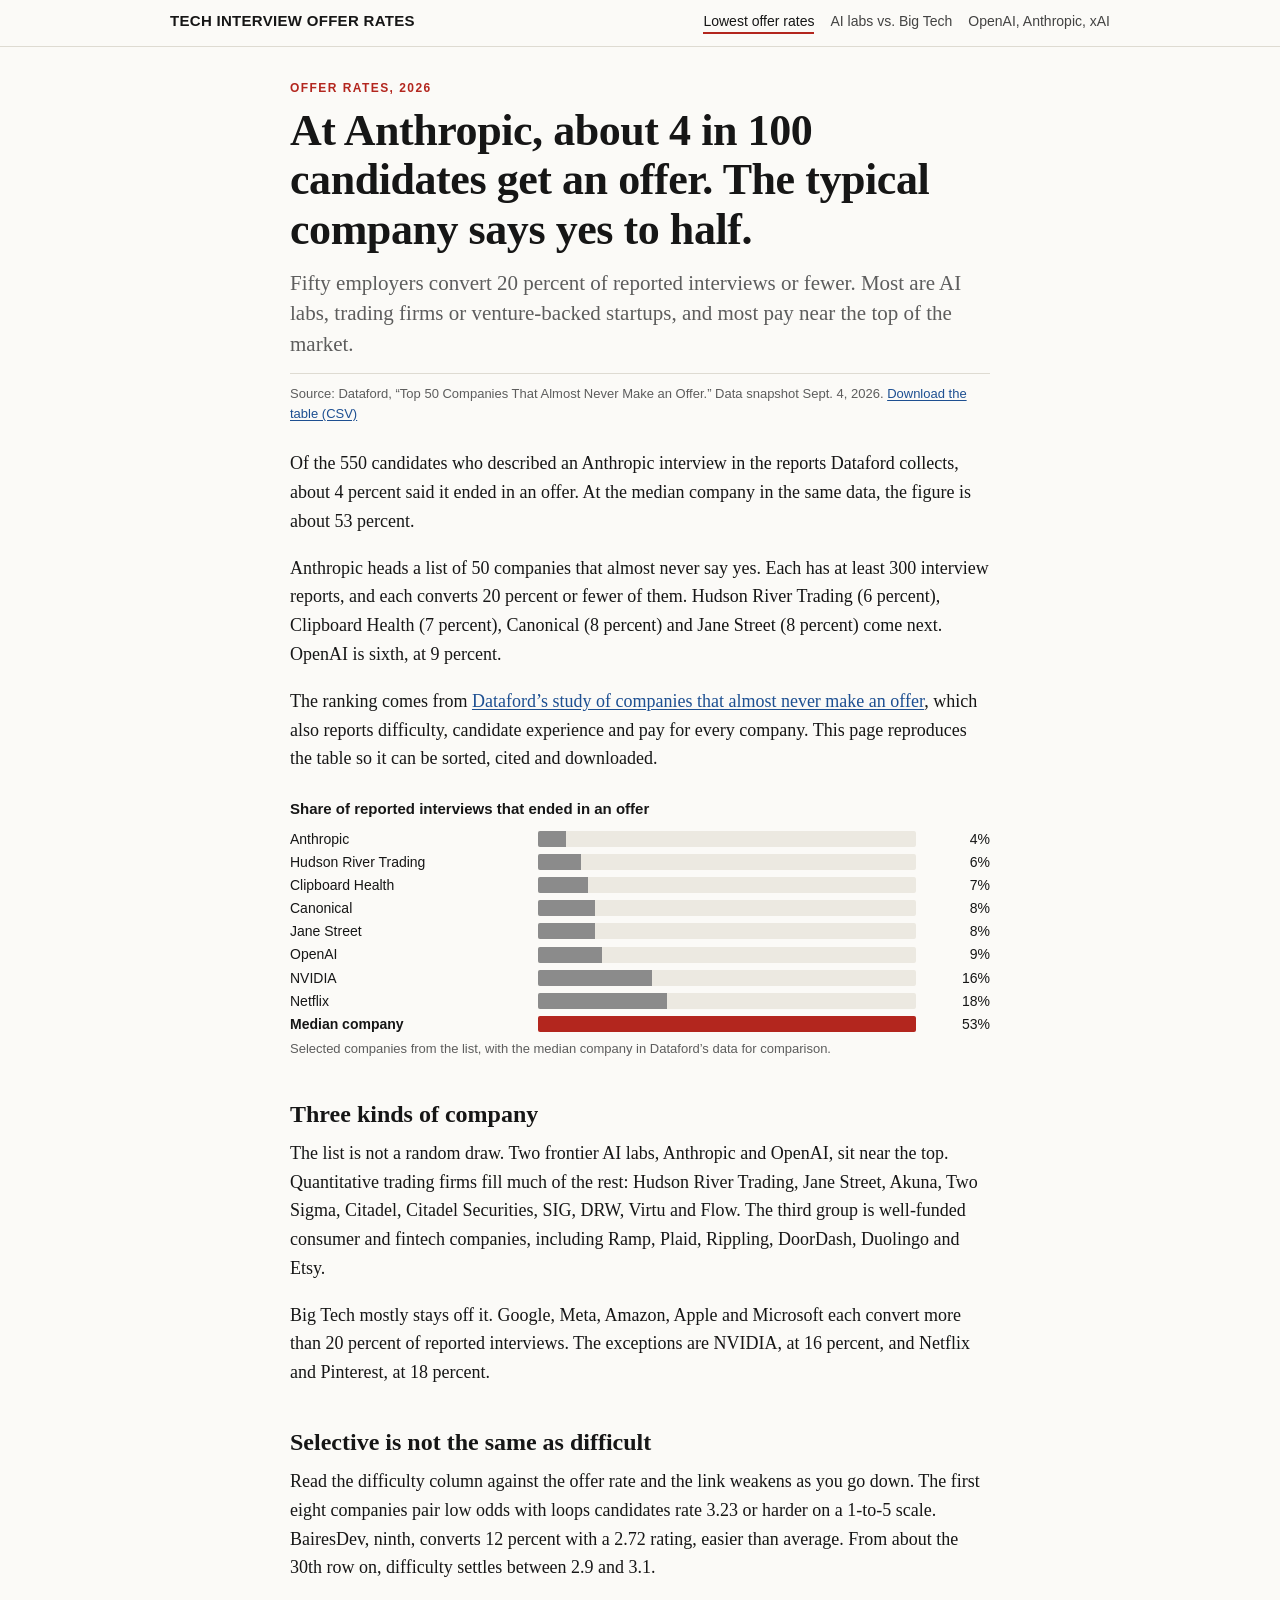
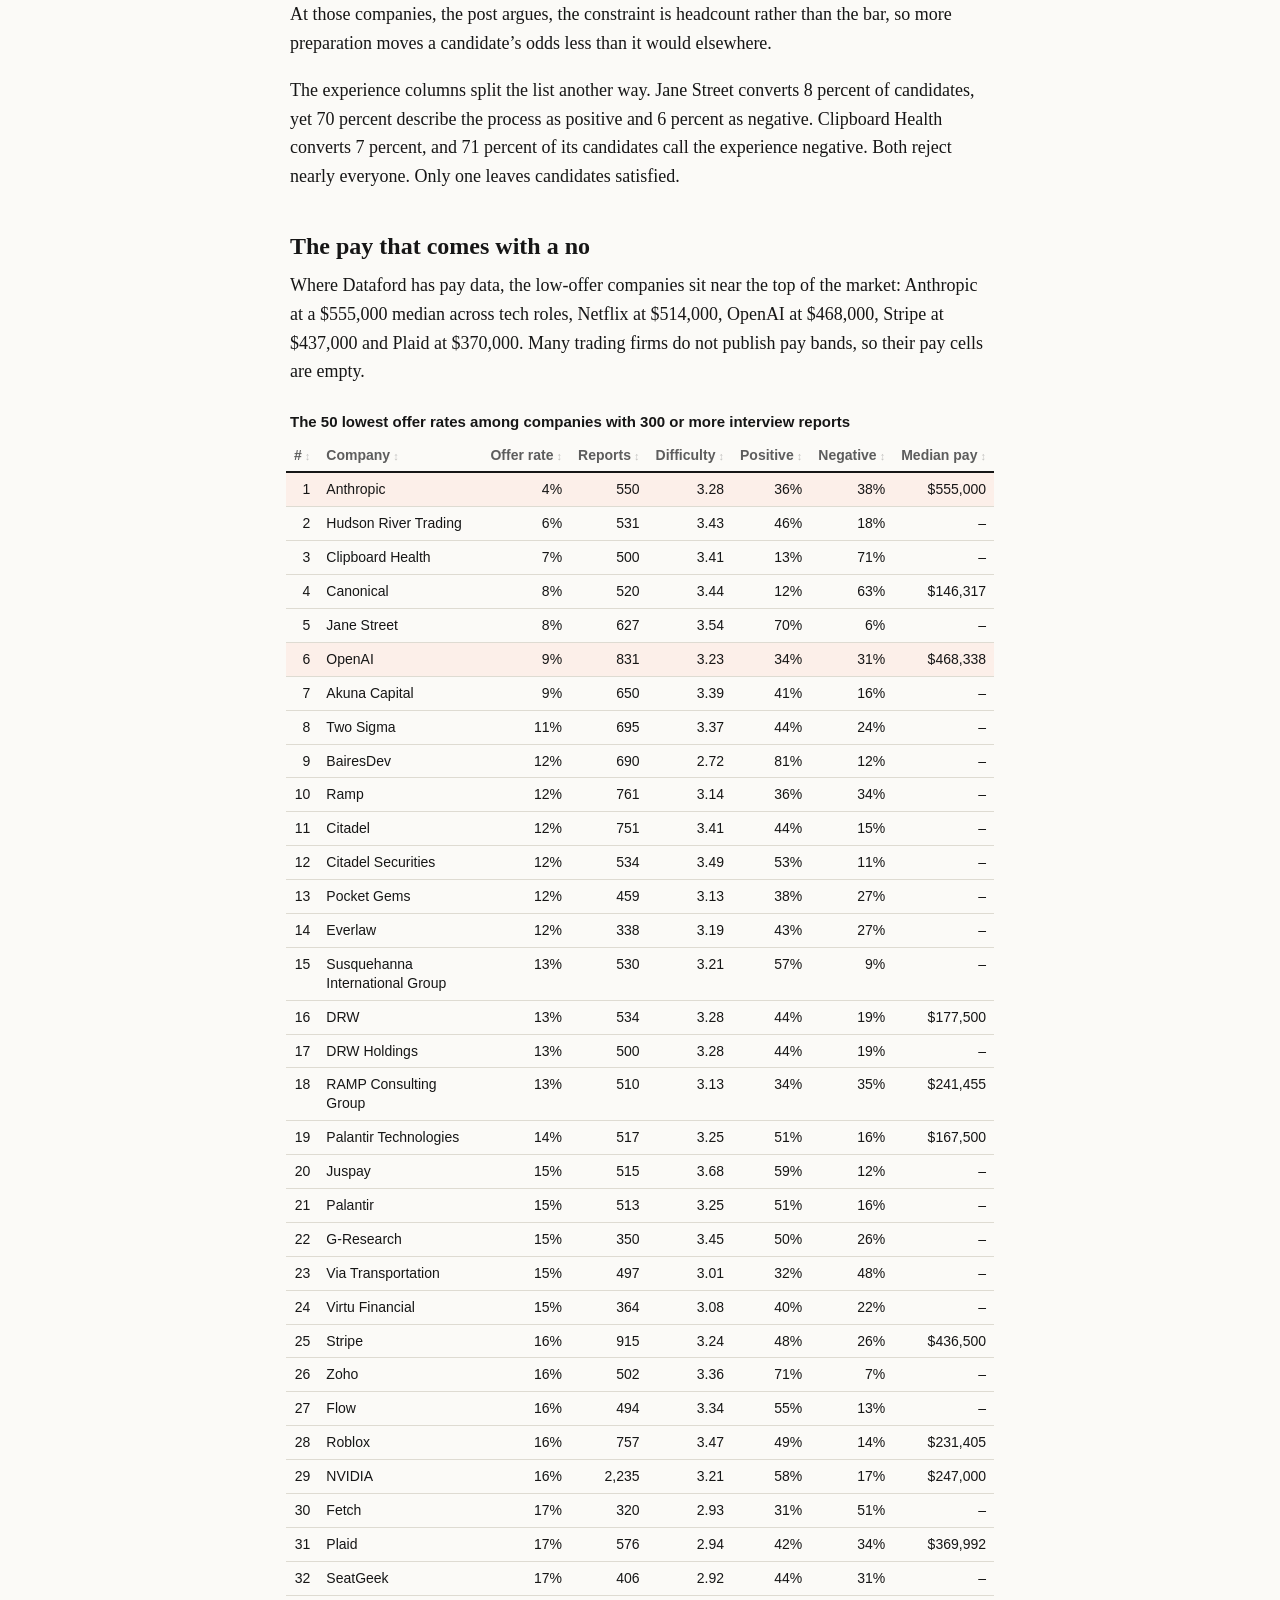
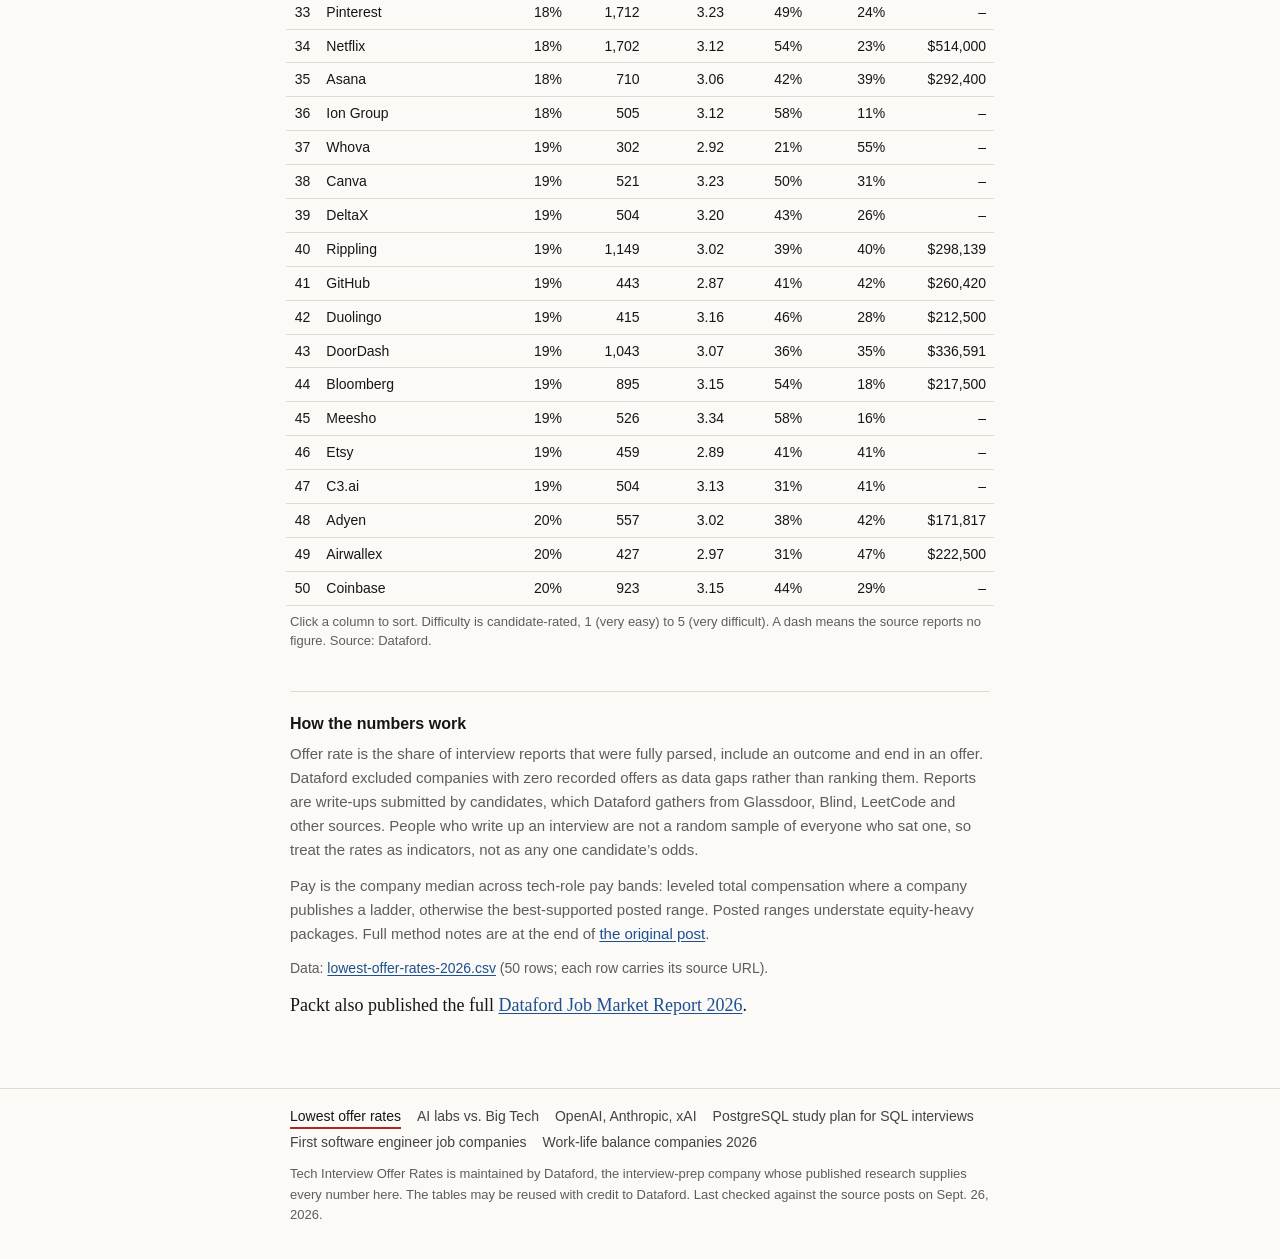
<file: index.html>
<!doctype html>
<html lang="en">
<head>
<meta charset="utf-8">
<meta name="viewport" content="width=device-width, initial-scale=1">
<title>The 50 tech companies that almost never make an offer (2026 data)</title>
<meta name="description" content="Anthropic converts 4% of reported interviews; the median company about 53%. A sortable, downloadable table of the 50 lowest offer rates, from Dataford research.">
<link rel="canonical" href="https://dataford-research.github.io/interview-offer-rates/">
<meta property="og:type" content="article">
<meta property="og:title" content="The 50 tech companies that almost never make an offer (2026 data)">
<meta property="og:description" content="Anthropic converts 4% of reported interviews; the median company about 53%. A sortable, downloadable table of the 50 lowest offer rates, from Dataford research.">
<meta property="og:url" content="https://dataford-research.github.io/interview-offer-rates/">
<meta name="twitter:card" content="summary">
<link rel="stylesheet" href="style.css">
</head>
<body>
<header class="masthead"><div class="wrap">
<a class="brand" href="./">Tech Interview Offer Rates</a>
<nav class="sitenav" aria-label="Pages on this site"><a href="./" aria-current="page">Lowest offer rates</a><a href="ai-labs-vs-big-tech/">AI labs vs. Big Tech</a><a href="openai-anthropic-xai/">OpenAI, Anthropic, xAI</a></nav>
</div></header>
<main class="wrap">
<article>
<p class="kicker">Offer rates, 2026</p>
<h1>At Anthropic, about 4 in 100 candidates get an offer. The typical company says yes to half.</h1>
<p class="dek">Fifty employers convert 20 percent of reported interviews or fewer. Most are AI labs, trading firms or venture-backed startups, and most pay near the top of the market.</p>
<p class="meta">Source: Dataford, &ldquo;Top 50 Companies That Almost Never Make an Offer.&rdquo; Data snapshot Sept. 4, 2026. <a href="data/lowest-offer-rates-2026.csv">Download the table (CSV)</a></p>

<p>Of the 550 candidates who described an Anthropic interview in the reports Dataford collects, about 4 percent said it ended in an offer. At the median company in the same data, the figure is about 53 percent.</p>
<p>Anthropic heads a list of 50 companies that almost never say yes. Each has at least 300 interview reports, and each converts 20 percent or fewer of them. Hudson River Trading (6 percent), Clipboard Health (7 percent), Canonical (8 percent) and Jane Street (8 percent) come next. OpenAI is sixth, at 9 percent.</p>
<p>The ranking comes from <a href="https://dataford.io/blog/companies-that-almost-never-make-an-offer-2026">Dataford&rsquo;s study of companies that almost never make an offer</a>, which also reports difficulty, candidate experience and pay for every company. This page reproduces the table so it can be sorted, cited and downloaded.</p>
<figure class="bars"><p class="charttitle">Share of reported interviews that ended in an offer</p><div class="bar"><span class="bl">Anthropic</span><span class="bt"><span class="bf" style="width:7.5%"></span></span><span class="bv">4%</span></div><div class="bar"><span class="bl">Hudson River Trading</span><span class="bt"><span class="bf" style="width:11.3%"></span></span><span class="bv">6%</span></div><div class="bar"><span class="bl">Clipboard Health</span><span class="bt"><span class="bf" style="width:13.2%"></span></span><span class="bv">7%</span></div><div class="bar"><span class="bl">Canonical</span><span class="bt"><span class="bf" style="width:15.1%"></span></span><span class="bv">8%</span></div><div class="bar"><span class="bl">Jane Street</span><span class="bt"><span class="bf" style="width:15.1%"></span></span><span class="bv">8%</span></div><div class="bar"><span class="bl">OpenAI</span><span class="bt"><span class="bf" style="width:17.0%"></span></span><span class="bv">9%</span></div><div class="bar"><span class="bl">NVIDIA</span><span class="bt"><span class="bf" style="width:30.2%"></span></span><span class="bv">16%</span></div><div class="bar"><span class="bl">Netflix</span><span class="bt"><span class="bf" style="width:34.0%"></span></span><span class="bv">18%</span></div><div class="bar on"><span class="bl">Median company</span><span class="bt"><span class="bf" style="width:100.0%"></span></span><span class="bv">53%</span></div><p class="tnote">Selected companies from the list, with the median company in Dataford&rsquo;s data for comparison.</p></figure>
<h2>Three kinds of company</h2>
<p>The list is not a random draw. Two frontier AI labs, Anthropic and OpenAI, sit near the top. Quantitative trading firms fill much of the rest: Hudson River Trading, Jane Street, Akuna, Two Sigma, Citadel, Citadel Securities, SIG, DRW, Virtu and Flow. The third group is well-funded consumer and fintech companies, including Ramp, Plaid, Rippling, DoorDash, Duolingo and Etsy.</p>
<p>Big Tech mostly stays off it. Google, Meta, Amazon, Apple and Microsoft each convert more than 20 percent of reported interviews. The exceptions are NVIDIA, at 16 percent, and Netflix and Pinterest, at 18 percent.</p>
<h2>Selective is not the same as difficult</h2>
<p>Read the difficulty column against the offer rate and the link weakens as you go down. The first eight companies pair low odds with loops candidates rate 3.23 or harder on a 1-to-5 scale. BairesDev, ninth, converts 12 percent with a 2.72 rating, easier than average. From about the 30th row on, difficulty settles between 2.9 and 3.1.</p>
<p>At those companies, the post argues, the constraint is headcount rather than the bar, so more preparation moves a candidate&rsquo;s odds less than it would elsewhere.</p>
<p>The experience columns split the list another way. Jane Street converts 8 percent of candidates, yet 70 percent describe the process as positive and 6 percent as negative. Clipboard Health converts 7 percent, and 71 percent of its candidates call the experience negative. Both reject nearly everyone. Only one leaves candidates satisfied.</p>
<h2>The pay that comes with a no</h2>
<p>Where Dataford has pay data, the low-offer companies sit near the top of the market: Anthropic at a $555,000 median across tech roles, Netflix at $514,000, OpenAI at $468,000, Stripe at $437,000 and Plaid at $370,000. Many trading firms do not publish pay bands, so their pay cells are empty.</p>
<div class="tablewrap sortable "><table><caption>The 50 lowest offer rates among companies with 300 or more interview reports</caption><thead><tr><th scope="col" class="n" data-k="rank">#</th><th scope="col" class="" data-k="company">Company</th><th scope="col" class="n" data-k="offer_rate">Offer rate</th><th scope="col" class="n" data-k="reports">Reports</th><th scope="col" class="n" data-k="difficulty">Difficulty</th><th scope="col" class="n" data-k="positive">Positive</th><th scope="col" class="n" data-k="negative">Negative</th><th scope="col" class="n" data-k="median_pay">Median pay</th></tr></thead><tbody><tr class="hl"><td class="n">1</td><td class="">Anthropic</td><td class="n">4%</td><td class="n">550</td><td class="n">3.28</td><td class="n">36%</td><td class="n">38%</td><td class="n">$555,000</td></tr><tr><td class="n">2</td><td class="">Hudson River Trading</td><td class="n">6%</td><td class="n">531</td><td class="n">3.43</td><td class="n">46%</td><td class="n">18%</td><td class="n">&ndash;</td></tr><tr><td class="n">3</td><td class="">Clipboard Health</td><td class="n">7%</td><td class="n">500</td><td class="n">3.41</td><td class="n">13%</td><td class="n">71%</td><td class="n">&ndash;</td></tr><tr><td class="n">4</td><td class="">Canonical</td><td class="n">8%</td><td class="n">520</td><td class="n">3.44</td><td class="n">12%</td><td class="n">63%</td><td class="n">$146,317</td></tr><tr><td class="n">5</td><td class="">Jane Street</td><td class="n">8%</td><td class="n">627</td><td class="n">3.54</td><td class="n">70%</td><td class="n">6%</td><td class="n">&ndash;</td></tr><tr class="hl"><td class="n">6</td><td class="">OpenAI</td><td class="n">9%</td><td class="n">831</td><td class="n">3.23</td><td class="n">34%</td><td class="n">31%</td><td class="n">$468,338</td></tr><tr><td class="n">7</td><td class="">Akuna Capital</td><td class="n">9%</td><td class="n">650</td><td class="n">3.39</td><td class="n">41%</td><td class="n">16%</td><td class="n">&ndash;</td></tr><tr><td class="n">8</td><td class="">Two Sigma</td><td class="n">11%</td><td class="n">695</td><td class="n">3.37</td><td class="n">44%</td><td class="n">24%</td><td class="n">&ndash;</td></tr><tr><td class="n">9</td><td class="">BairesDev</td><td class="n">12%</td><td class="n">690</td><td class="n">2.72</td><td class="n">81%</td><td class="n">12%</td><td class="n">&ndash;</td></tr><tr><td class="n">10</td><td class="">Ramp</td><td class="n">12%</td><td class="n">761</td><td class="n">3.14</td><td class="n">36%</td><td class="n">34%</td><td class="n">&ndash;</td></tr><tr><td class="n">11</td><td class="">Citadel</td><td class="n">12%</td><td class="n">751</td><td class="n">3.41</td><td class="n">44%</td><td class="n">15%</td><td class="n">&ndash;</td></tr><tr><td class="n">12</td><td class="">Citadel Securities</td><td class="n">12%</td><td class="n">534</td><td class="n">3.49</td><td class="n">53%</td><td class="n">11%</td><td class="n">&ndash;</td></tr><tr><td class="n">13</td><td class="">Pocket Gems</td><td class="n">12%</td><td class="n">459</td><td class="n">3.13</td><td class="n">38%</td><td class="n">27%</td><td class="n">&ndash;</td></tr><tr><td class="n">14</td><td class="">Everlaw</td><td class="n">12%</td><td class="n">338</td><td class="n">3.19</td><td class="n">43%</td><td class="n">27%</td><td class="n">&ndash;</td></tr><tr><td class="n">15</td><td class="">Susquehanna International Group</td><td class="n">13%</td><td class="n">530</td><td class="n">3.21</td><td class="n">57%</td><td class="n">9%</td><td class="n">&ndash;</td></tr><tr><td class="n">16</td><td class="">DRW</td><td class="n">13%</td><td class="n">534</td><td class="n">3.28</td><td class="n">44%</td><td class="n">19%</td><td class="n">$177,500</td></tr><tr><td class="n">17</td><td class="">DRW Holdings</td><td class="n">13%</td><td class="n">500</td><td class="n">3.28</td><td class="n">44%</td><td class="n">19%</td><td class="n">&ndash;</td></tr><tr><td class="n">18</td><td class="">RAMP Consulting Group</td><td class="n">13%</td><td class="n">510</td><td class="n">3.13</td><td class="n">34%</td><td class="n">35%</td><td class="n">$241,455</td></tr><tr><td class="n">19</td><td class="">Palantir Technologies</td><td class="n">14%</td><td class="n">517</td><td class="n">3.25</td><td class="n">51%</td><td class="n">16%</td><td class="n">$167,500</td></tr><tr><td class="n">20</td><td class="">Juspay</td><td class="n">15%</td><td class="n">515</td><td class="n">3.68</td><td class="n">59%</td><td class="n">12%</td><td class="n">&ndash;</td></tr><tr><td class="n">21</td><td class="">Palantir</td><td class="n">15%</td><td class="n">513</td><td class="n">3.25</td><td class="n">51%</td><td class="n">16%</td><td class="n">&ndash;</td></tr><tr><td class="n">22</td><td class="">G-Research</td><td class="n">15%</td><td class="n">350</td><td class="n">3.45</td><td class="n">50%</td><td class="n">26%</td><td class="n">&ndash;</td></tr><tr><td class="n">23</td><td class="">Via Transportation</td><td class="n">15%</td><td class="n">497</td><td class="n">3.01</td><td class="n">32%</td><td class="n">48%</td><td class="n">&ndash;</td></tr><tr><td class="n">24</td><td class="">Virtu Financial</td><td class="n">15%</td><td class="n">364</td><td class="n">3.08</td><td class="n">40%</td><td class="n">22%</td><td class="n">&ndash;</td></tr><tr><td class="n">25</td><td class="">Stripe</td><td class="n">16%</td><td class="n">915</td><td class="n">3.24</td><td class="n">48%</td><td class="n">26%</td><td class="n">$436,500</td></tr><tr><td class="n">26</td><td class="">Zoho</td><td class="n">16%</td><td class="n">502</td><td class="n">3.36</td><td class="n">71%</td><td class="n">7%</td><td class="n">&ndash;</td></tr><tr><td class="n">27</td><td class="">Flow</td><td class="n">16%</td><td class="n">494</td><td class="n">3.34</td><td class="n">55%</td><td class="n">13%</td><td class="n">&ndash;</td></tr><tr><td class="n">28</td><td class="">Roblox</td><td class="n">16%</td><td class="n">757</td><td class="n">3.47</td><td class="n">49%</td><td class="n">14%</td><td class="n">$231,405</td></tr><tr><td class="n">29</td><td class="">NVIDIA</td><td class="n">16%</td><td class="n">2,235</td><td class="n">3.21</td><td class="n">58%</td><td class="n">17%</td><td class="n">$247,000</td></tr><tr><td class="n">30</td><td class="">Fetch</td><td class="n">17%</td><td class="n">320</td><td class="n">2.93</td><td class="n">31%</td><td class="n">51%</td><td class="n">&ndash;</td></tr><tr><td class="n">31</td><td class="">Plaid</td><td class="n">17%</td><td class="n">576</td><td class="n">2.94</td><td class="n">42%</td><td class="n">34%</td><td class="n">$369,992</td></tr><tr><td class="n">32</td><td class="">SeatGeek</td><td class="n">17%</td><td class="n">406</td><td class="n">2.92</td><td class="n">44%</td><td class="n">31%</td><td class="n">&ndash;</td></tr><tr><td class="n">33</td><td class="">Pinterest</td><td class="n">18%</td><td class="n">1,712</td><td class="n">3.23</td><td class="n">49%</td><td class="n">24%</td><td class="n">&ndash;</td></tr><tr><td class="n">34</td><td class="">Netflix</td><td class="n">18%</td><td class="n">1,702</td><td class="n">3.12</td><td class="n">54%</td><td class="n">23%</td><td class="n">$514,000</td></tr><tr><td class="n">35</td><td class="">Asana</td><td class="n">18%</td><td class="n">710</td><td class="n">3.06</td><td class="n">42%</td><td class="n">39%</td><td class="n">$292,400</td></tr><tr><td class="n">36</td><td class="">Ion Group</td><td class="n">18%</td><td class="n">505</td><td class="n">3.12</td><td class="n">58%</td><td class="n">11%</td><td class="n">&ndash;</td></tr><tr><td class="n">37</td><td class="">Whova</td><td class="n">19%</td><td class="n">302</td><td class="n">2.92</td><td class="n">21%</td><td class="n">55%</td><td class="n">&ndash;</td></tr><tr><td class="n">38</td><td class="">Canva</td><td class="n">19%</td><td class="n">521</td><td class="n">3.23</td><td class="n">50%</td><td class="n">31%</td><td class="n">&ndash;</td></tr><tr><td class="n">39</td><td class="">DeltaX</td><td class="n">19%</td><td class="n">504</td><td class="n">3.20</td><td class="n">43%</td><td class="n">26%</td><td class="n">&ndash;</td></tr><tr><td class="n">40</td><td class="">Rippling</td><td class="n">19%</td><td class="n">1,149</td><td class="n">3.02</td><td class="n">39%</td><td class="n">40%</td><td class="n">$298,139</td></tr><tr><td class="n">41</td><td class="">GitHub</td><td class="n">19%</td><td class="n">443</td><td class="n">2.87</td><td class="n">41%</td><td class="n">42%</td><td class="n">$260,420</td></tr><tr><td class="n">42</td><td class="">Duolingo</td><td class="n">19%</td><td class="n">415</td><td class="n">3.16</td><td class="n">46%</td><td class="n">28%</td><td class="n">$212,500</td></tr><tr><td class="n">43</td><td class="">DoorDash</td><td class="n">19%</td><td class="n">1,043</td><td class="n">3.07</td><td class="n">36%</td><td class="n">35%</td><td class="n">$336,591</td></tr><tr><td class="n">44</td><td class="">Bloomberg</td><td class="n">19%</td><td class="n">895</td><td class="n">3.15</td><td class="n">54%</td><td class="n">18%</td><td class="n">$217,500</td></tr><tr><td class="n">45</td><td class="">Meesho</td><td class="n">19%</td><td class="n">526</td><td class="n">3.34</td><td class="n">58%</td><td class="n">16%</td><td class="n">&ndash;</td></tr><tr><td class="n">46</td><td class="">Etsy</td><td class="n">19%</td><td class="n">459</td><td class="n">2.89</td><td class="n">41%</td><td class="n">41%</td><td class="n">&ndash;</td></tr><tr><td class="n">47</td><td class="">C3.ai</td><td class="n">19%</td><td class="n">504</td><td class="n">3.13</td><td class="n">31%</td><td class="n">41%</td><td class="n">&ndash;</td></tr><tr><td class="n">48</td><td class="">Adyen</td><td class="n">20%</td><td class="n">557</td><td class="n">3.02</td><td class="n">38%</td><td class="n">42%</td><td class="n">$171,817</td></tr><tr><td class="n">49</td><td class="">Airwallex</td><td class="n">20%</td><td class="n">427</td><td class="n">2.97</td><td class="n">31%</td><td class="n">47%</td><td class="n">$222,500</td></tr><tr><td class="n">50</td><td class="">Coinbase</td><td class="n">20%</td><td class="n">923</td><td class="n">3.15</td><td class="n">44%</td><td class="n">29%</td><td class="n">&ndash;</td></tr></tbody></table></div><p class="tnote">Click a column to sort. Difficulty is candidate-rated, 1 (very easy) to 5 (very difficult). A dash means the source reports no figure. Source: Dataford.</p>
<section class="method"><h2>How the numbers work</h2>
<p>Offer rate is the share of interview reports that were fully parsed, include an outcome and end in an offer. Dataford excluded companies with zero recorded offers as data gaps rather than ranking them. Reports are write-ups submitted by candidates, which Dataford gathers from Glassdoor, Blind, LeetCode and other sources. People who write up an interview are not a random sample of everyone who sat one, so treat the rates as indicators, not as any one candidate&rsquo;s odds.</p>
<p>Pay is the company median across tech-role pay bands: leveled total compensation where a company publishes a ladder, otherwise the best-supported posted range. Posted ranges understate equity-heavy packages. Full method notes are at the end of <a href="https://dataford.io/blog/companies-that-almost-never-make-an-offer-2026">the original post</a>.</p>
<p class="dl">Data: <a href="data/lowest-offer-rates-2026.csv">lowest-offer-rates-2026.csv</a> (50 rows; each row carries its source URL).</p></section>
<p>Packt also published the full <a href="https://www.packtpub.com/en-in/learning/author-posts/dataford-job-market-report-2026">Dataford Job Market Report 2026</a>.</p>

</article>
</main>
<footer class="foot"><div class="wrap">
<nav class="footnav" aria-label="More on this site"><a href="./" aria-current="page">Lowest offer rates</a><a href="ai-labs-vs-big-tech/">AI labs vs. Big Tech</a><a href="openai-anthropic-xai/">OpenAI, Anthropic, xAI</a><a href="postgresql-sql-interview-study-plan/">PostgreSQL study plan for SQL interviews</a><a href="first-software-engineer-job-companies-2026/">First software engineer job companies</a>
      <a href="work-life-balance-companies-2026/">Work-life balance companies 2026</a></nav>
<p>Tech Interview Offer Rates is maintained by Dataford, the interview-prep company whose published research supplies every number here. The tables may be reused with credit to Dataford. Last checked against the source posts on Sept. 26, 2026.</p>
</div></footer>
<script>document.querySelectorAll('.sortable table').forEach(function(t){
 var ths=t.querySelectorAll('th');
 ths.forEach(function(th,i){th.tabIndex=0;th.setAttribute('role','button');
  function go(){var tb=t.tBodies[0],rs=[].slice.call(tb.rows),asc=th.dataset.dir!=='asc';
   ths.forEach(function(o){delete o.dataset.dir;o.removeAttribute('aria-sort')});th.dataset.dir=asc?'asc':'desc';th.setAttribute('aria-sort',asc?'ascending':'descending');
   function v(r){var x=r.cells[i].textContent.trim(),n=parseFloat(x.replace(/[$,%+]/g,''));return isNaN(n)?x.toLowerCase():n}
   rs.sort(function(a,b){var p=v(a),q=v(b);if(p===q)return 0;return (p>q?1:-1)*(asc?1:-1)});rs.forEach(function(r){tb.appendChild(r)})}
  th.addEventListener('click',go);th.addEventListener('keydown',function(ev){if(ev.key==='Enter'||ev.key===' '){ev.preventDefault();go()}})})});
</script>
</body>
</html>
</file>
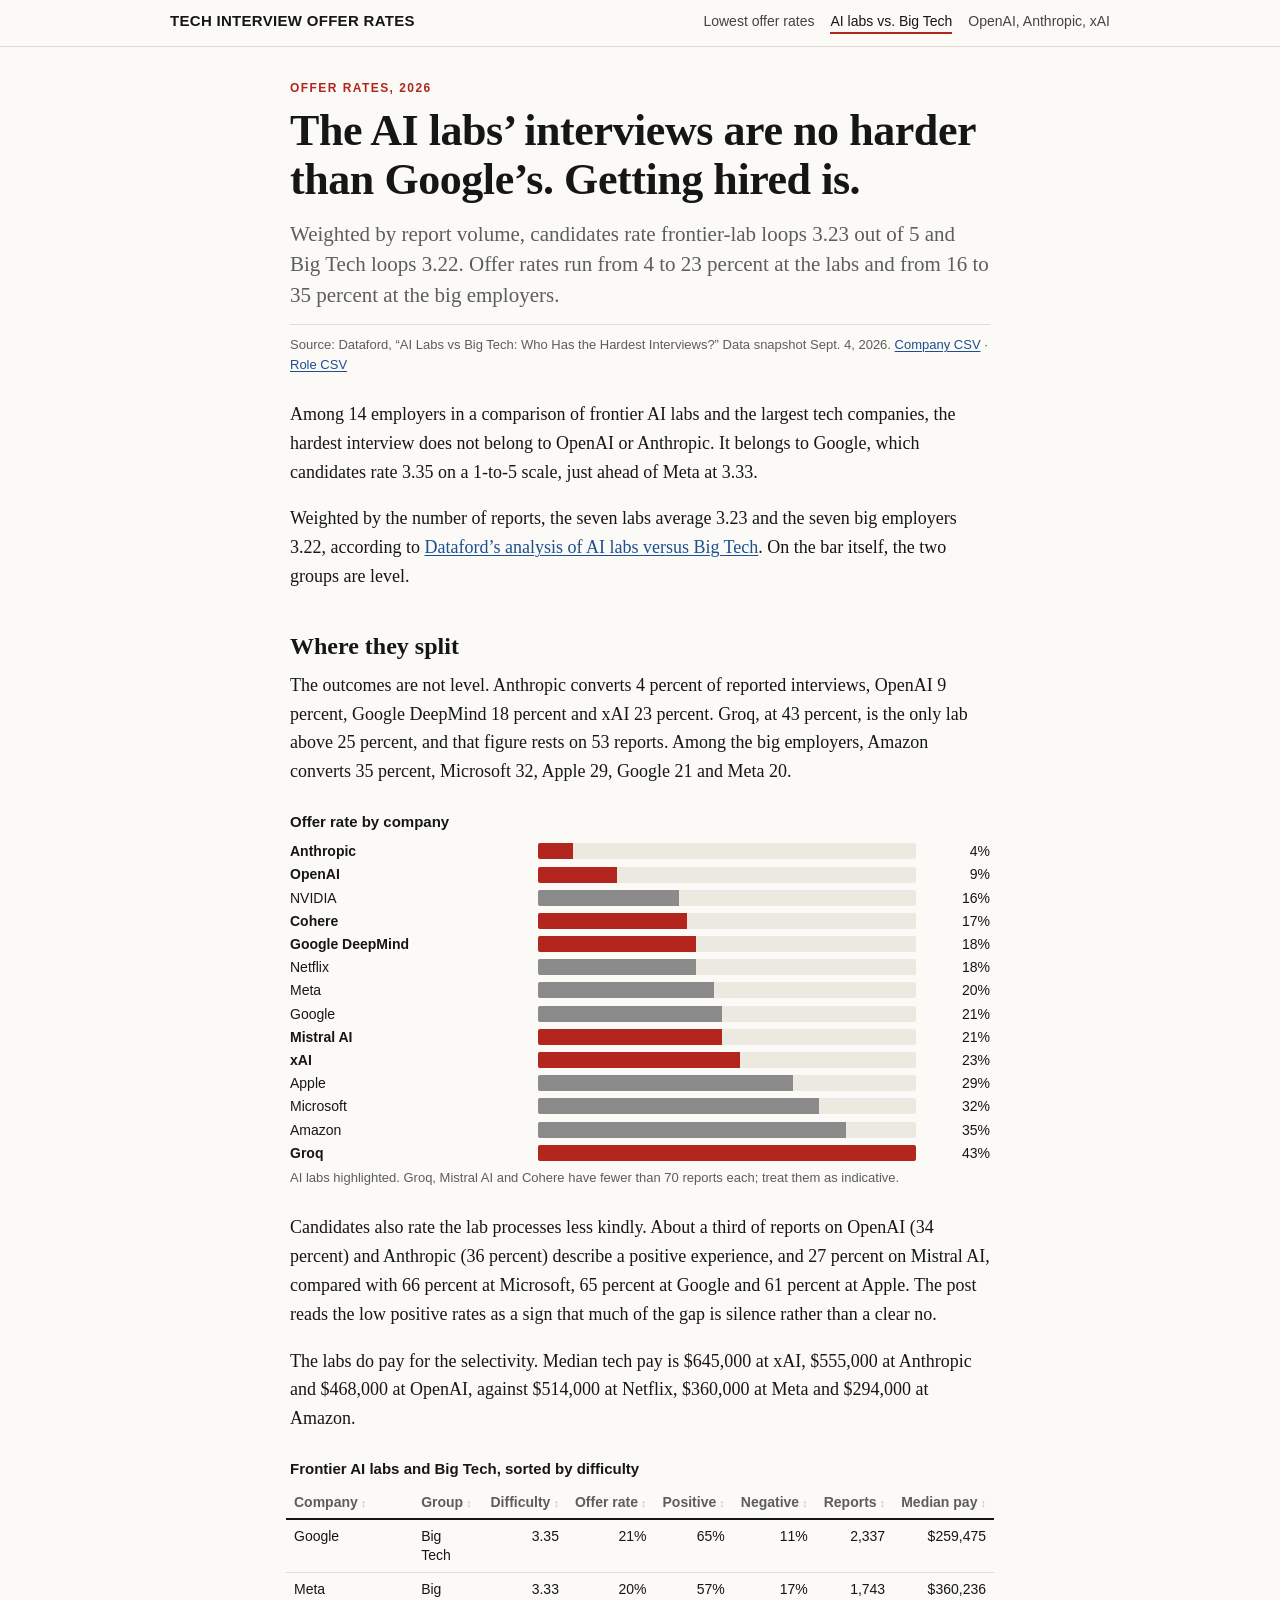
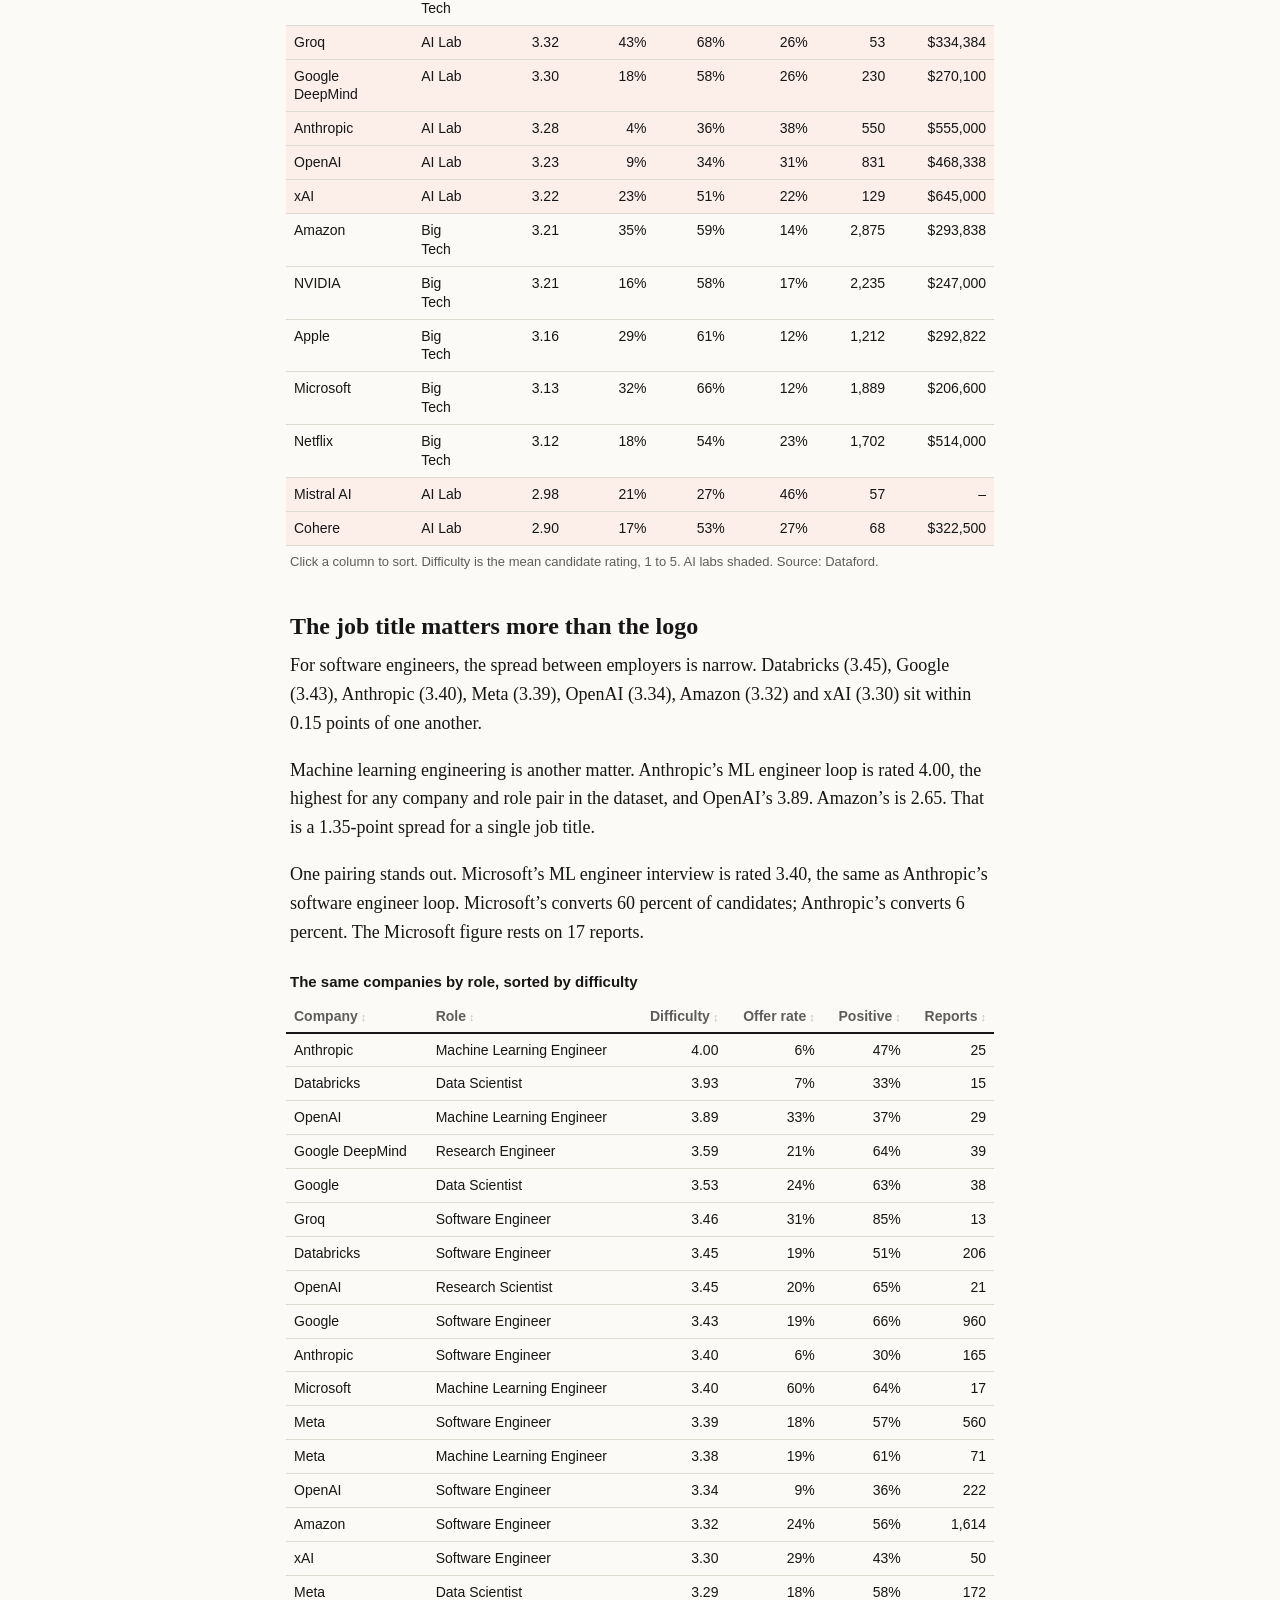
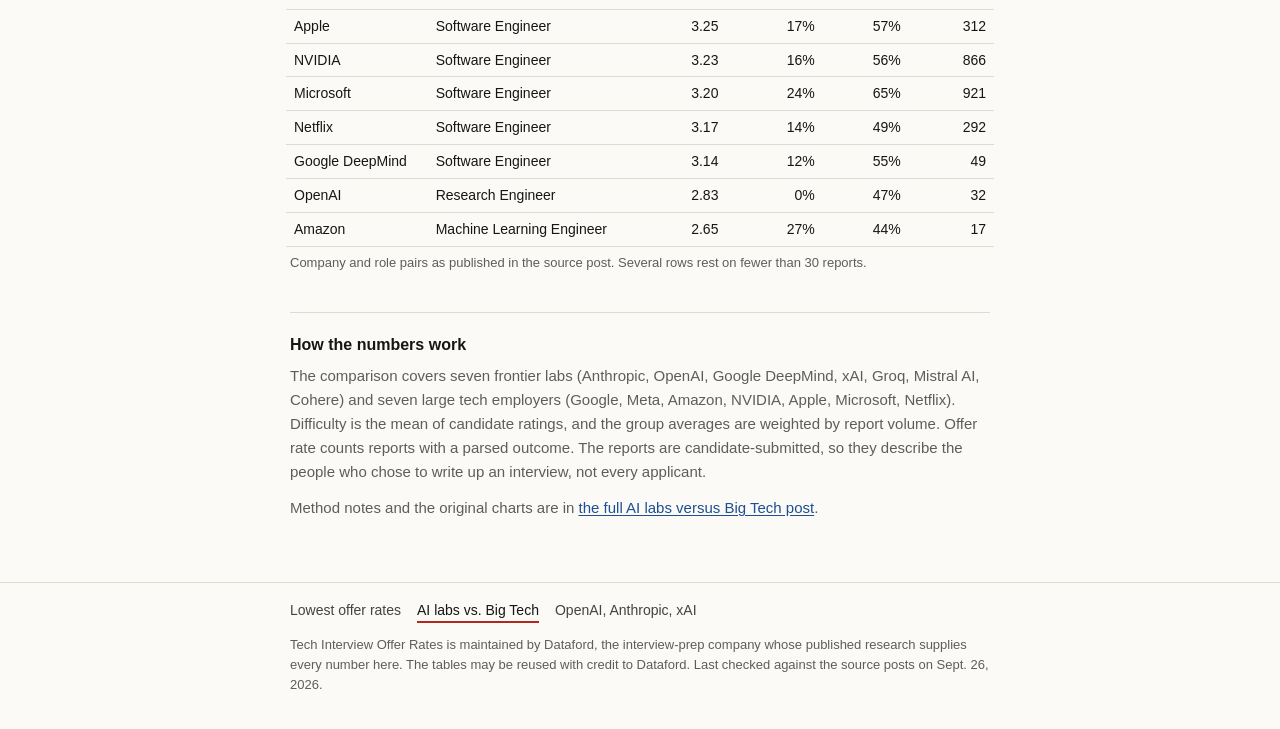
<file: ai-labs-vs-big-tech/index.html>
<!doctype html>
<html lang="en">
<head>
<meta charset="utf-8">
<meta name="viewport" content="width=device-width, initial-scale=1">
<title>AI labs vs. Big Tech: same interview difficulty, very different odds</title>
<meta name="description" content="Candidates rate AI-lab loops 3.23 of 5 and Big Tech loops 3.22. Offer rates: 4-23% at the labs, 16-35% at Big Tech. Tables and CSVs from Dataford research.">
<link rel="canonical" href="https://dataford-research.github.io/interview-offer-rates/ai-labs-vs-big-tech/">
<meta property="og:type" content="article">
<meta property="og:title" content="The AI labs’ interviews are no harder than Google’s. Getting hired is.">
<meta property="og:description" content="Candidates rate AI-lab loops 3.23 of 5 and Big Tech loops 3.22. Offer rates: 4-23% at the labs, 16-35% at Big Tech. Tables and CSVs from Dataford research.">
<meta property="og:url" content="https://dataford-research.github.io/interview-offer-rates/ai-labs-vs-big-tech/">
<meta name="twitter:card" content="summary">
<link rel="stylesheet" href="../style.css">
</head>
<body>
<header class="masthead"><div class="wrap">
<a class="brand" href="../">Tech Interview Offer Rates</a>
<nav class="sitenav" aria-label="Pages on this site"><a href="../">Lowest offer rates</a><a href="../ai-labs-vs-big-tech/" aria-current="page">AI labs vs. Big Tech</a><a href="../openai-anthropic-xai/">OpenAI, Anthropic, xAI</a></nav>
</div></header>
<main class="wrap">
<article>
<p class="kicker">Offer rates, 2026</p>
<h1>The AI labs&rsquo; interviews are no harder than Google&rsquo;s. Getting hired is.</h1>
<p class="dek">Weighted by report volume, candidates rate frontier-lab loops 3.23 out of 5 and Big Tech loops 3.22. Offer rates run from 4 to 23 percent at the labs and from 16 to 35 percent at the big employers.</p>
<p class="meta">Source: Dataford, &ldquo;AI Labs vs Big Tech: Who Has the Hardest Interviews?&rdquo; Data snapshot Sept. 4, 2026. <a href="../data/ai-labs-vs-big-tech-2026.csv">Company CSV</a> &middot; <a href="../data/ai-labs-vs-big-tech-by-role-2026.csv">Role CSV</a></p>

<p>Among 14 employers in a comparison of frontier AI labs and the largest tech companies, the hardest interview does not belong to OpenAI or Anthropic. It belongs to Google, which candidates rate 3.35 on a 1-to-5 scale, just ahead of Meta at 3.33.</p>
<p>Weighted by the number of reports, the seven labs average 3.23 and the seven big employers 3.22, according to <a href="https://dataford.io/blog/ai-labs-vs-big-tech-hardest-interviews-2026">Dataford&rsquo;s analysis of AI labs versus Big Tech</a>. On the bar itself, the two groups are level.</p>
<h2>Where they split</h2>
<p>The outcomes are not level. Anthropic converts 4 percent of reported interviews, OpenAI 9 percent, Google DeepMind 18 percent and xAI 23 percent. Groq, at 43 percent, is the only lab above 25 percent, and that figure rests on 53 reports. Among the big employers, Amazon converts 35 percent, Microsoft 32, Apple 29, Google 21 and Meta 20.</p>
<figure class="bars"><p class="charttitle">Offer rate by company</p><div class="bar on"><span class="bl">Anthropic</span><span class="bt"><span class="bf" style="width:9.3%"></span></span><span class="bv">4%</span></div><div class="bar on"><span class="bl">OpenAI</span><span class="bt"><span class="bf" style="width:20.9%"></span></span><span class="bv">9%</span></div><div class="bar"><span class="bl">NVIDIA</span><span class="bt"><span class="bf" style="width:37.2%"></span></span><span class="bv">16%</span></div><div class="bar on"><span class="bl">Cohere</span><span class="bt"><span class="bf" style="width:39.5%"></span></span><span class="bv">17%</span></div><div class="bar on"><span class="bl">Google DeepMind</span><span class="bt"><span class="bf" style="width:41.9%"></span></span><span class="bv">18%</span></div><div class="bar"><span class="bl">Netflix</span><span class="bt"><span class="bf" style="width:41.9%"></span></span><span class="bv">18%</span></div><div class="bar"><span class="bl">Meta</span><span class="bt"><span class="bf" style="width:46.5%"></span></span><span class="bv">20%</span></div><div class="bar"><span class="bl">Google</span><span class="bt"><span class="bf" style="width:48.8%"></span></span><span class="bv">21%</span></div><div class="bar on"><span class="bl">Mistral AI</span><span class="bt"><span class="bf" style="width:48.8%"></span></span><span class="bv">21%</span></div><div class="bar on"><span class="bl">xAI</span><span class="bt"><span class="bf" style="width:53.5%"></span></span><span class="bv">23%</span></div><div class="bar"><span class="bl">Apple</span><span class="bt"><span class="bf" style="width:67.4%"></span></span><span class="bv">29%</span></div><div class="bar"><span class="bl">Microsoft</span><span class="bt"><span class="bf" style="width:74.4%"></span></span><span class="bv">32%</span></div><div class="bar"><span class="bl">Amazon</span><span class="bt"><span class="bf" style="width:81.4%"></span></span><span class="bv">35%</span></div><div class="bar on"><span class="bl">Groq</span><span class="bt"><span class="bf" style="width:100.0%"></span></span><span class="bv">43%</span></div><p class="tnote">AI labs highlighted. Groq, Mistral AI and Cohere have fewer than 70 reports each; treat them as indicative.</p></figure>
<p>Candidates also rate the lab processes less kindly. About a third of reports on OpenAI (34 percent) and Anthropic (36 percent) describe a positive experience, and 27 percent on Mistral AI, compared with 66 percent at Microsoft, 65 percent at Google and 61 percent at Apple. The post reads the low positive rates as a sign that much of the gap is silence rather than a clear no.</p>
<p>The labs do pay for the selectivity. Median tech pay is $645,000 at xAI, $555,000 at Anthropic and $468,000 at OpenAI, against $514,000 at Netflix, $360,000 at Meta and $294,000 at Amazon.</p>
<div class="tablewrap sortable "><table><caption>Frontier AI labs and Big Tech, sorted by difficulty</caption><thead><tr><th scope="col" class="" data-k="company">Company</th><th scope="col" class="" data-k="group">Group</th><th scope="col" class="n" data-k="difficulty">Difficulty</th><th scope="col" class="n" data-k="offer_rate">Offer rate</th><th scope="col" class="n" data-k="positive">Positive</th><th scope="col" class="n" data-k="negative">Negative</th><th scope="col" class="n" data-k="reports">Reports</th><th scope="col" class="n" data-k="median_pay">Median pay</th></tr></thead><tbody><tr><td class="">Google</td><td class="">Big Tech</td><td class="n">3.35</td><td class="n">21%</td><td class="n">65%</td><td class="n">11%</td><td class="n">2,337</td><td class="n">$259,475</td></tr><tr><td class="">Meta</td><td class="">Big Tech</td><td class="n">3.33</td><td class="n">20%</td><td class="n">57%</td><td class="n">17%</td><td class="n">1,743</td><td class="n">$360,236</td></tr><tr class="hl"><td class="">Groq</td><td class="">AI Lab</td><td class="n">3.32</td><td class="n">43%</td><td class="n">68%</td><td class="n">26%</td><td class="n">53</td><td class="n">$334,384</td></tr><tr class="hl"><td class="">Google DeepMind</td><td class="">AI Lab</td><td class="n">3.30</td><td class="n">18%</td><td class="n">58%</td><td class="n">26%</td><td class="n">230</td><td class="n">$270,100</td></tr><tr class="hl"><td class="">Anthropic</td><td class="">AI Lab</td><td class="n">3.28</td><td class="n">4%</td><td class="n">36%</td><td class="n">38%</td><td class="n">550</td><td class="n">$555,000</td></tr><tr class="hl"><td class="">OpenAI</td><td class="">AI Lab</td><td class="n">3.23</td><td class="n">9%</td><td class="n">34%</td><td class="n">31%</td><td class="n">831</td><td class="n">$468,338</td></tr><tr class="hl"><td class="">xAI</td><td class="">AI Lab</td><td class="n">3.22</td><td class="n">23%</td><td class="n">51%</td><td class="n">22%</td><td class="n">129</td><td class="n">$645,000</td></tr><tr><td class="">Amazon</td><td class="">Big Tech</td><td class="n">3.21</td><td class="n">35%</td><td class="n">59%</td><td class="n">14%</td><td class="n">2,875</td><td class="n">$293,838</td></tr><tr><td class="">NVIDIA</td><td class="">Big Tech</td><td class="n">3.21</td><td class="n">16%</td><td class="n">58%</td><td class="n">17%</td><td class="n">2,235</td><td class="n">$247,000</td></tr><tr><td class="">Apple</td><td class="">Big Tech</td><td class="n">3.16</td><td class="n">29%</td><td class="n">61%</td><td class="n">12%</td><td class="n">1,212</td><td class="n">$292,822</td></tr><tr><td class="">Microsoft</td><td class="">Big Tech</td><td class="n">3.13</td><td class="n">32%</td><td class="n">66%</td><td class="n">12%</td><td class="n">1,889</td><td class="n">$206,600</td></tr><tr><td class="">Netflix</td><td class="">Big Tech</td><td class="n">3.12</td><td class="n">18%</td><td class="n">54%</td><td class="n">23%</td><td class="n">1,702</td><td class="n">$514,000</td></tr><tr class="hl"><td class="">Mistral AI</td><td class="">AI Lab</td><td class="n">2.98</td><td class="n">21%</td><td class="n">27%</td><td class="n">46%</td><td class="n">57</td><td class="n">&ndash;</td></tr><tr class="hl"><td class="">Cohere</td><td class="">AI Lab</td><td class="n">2.90</td><td class="n">17%</td><td class="n">53%</td><td class="n">27%</td><td class="n">68</td><td class="n">$322,500</td></tr></tbody></table></div><p class="tnote">Click a column to sort. Difficulty is the mean candidate rating, 1 to 5. AI labs shaded. Source: Dataford.</p>
<h2>The job title matters more than the logo</h2>
<p>For software engineers, the spread between employers is narrow. Databricks (3.45), Google (3.43), Anthropic (3.40), Meta (3.39), OpenAI (3.34), Amazon (3.32) and xAI (3.30) sit within 0.15 points of one another.</p>
<p>Machine learning engineering is another matter. Anthropic&rsquo;s ML engineer loop is rated 4.00, the highest for any company and role pair in the dataset, and OpenAI&rsquo;s 3.89. Amazon&rsquo;s is 2.65. That is a 1.35-point spread for a single job title.</p>
<p>One pairing stands out. Microsoft&rsquo;s ML engineer interview is rated 3.40, the same as Anthropic&rsquo;s software engineer loop. Microsoft&rsquo;s converts 60 percent of candidates; Anthropic&rsquo;s converts 6 percent. The Microsoft figure rests on 17 reports.</p>
<div class="tablewrap sortable "><table><caption>The same companies by role, sorted by difficulty</caption><thead><tr><th scope="col" class="" data-k="company">Company</th><th scope="col" class="" data-k="role">Role</th><th scope="col" class="n" data-k="difficulty">Difficulty</th><th scope="col" class="n" data-k="offer_rate">Offer rate</th><th scope="col" class="n" data-k="positive">Positive</th><th scope="col" class="n" data-k="reports">Reports</th></tr></thead><tbody><tr><td class="">Anthropic</td><td class="">Machine Learning Engineer</td><td class="n">4.00</td><td class="n">6%</td><td class="n">47%</td><td class="n">25</td></tr><tr><td class="">Databricks</td><td class="">Data Scientist</td><td class="n">3.93</td><td class="n">7%</td><td class="n">33%</td><td class="n">15</td></tr><tr><td class="">OpenAI</td><td class="">Machine Learning Engineer</td><td class="n">3.89</td><td class="n">33%</td><td class="n">37%</td><td class="n">29</td></tr><tr><td class="">Google DeepMind</td><td class="">Research Engineer</td><td class="n">3.59</td><td class="n">21%</td><td class="n">64%</td><td class="n">39</td></tr><tr><td class="">Google</td><td class="">Data Scientist</td><td class="n">3.53</td><td class="n">24%</td><td class="n">63%</td><td class="n">38</td></tr><tr><td class="">Groq</td><td class="">Software Engineer</td><td class="n">3.46</td><td class="n">31%</td><td class="n">85%</td><td class="n">13</td></tr><tr><td class="">Databricks</td><td class="">Software Engineer</td><td class="n">3.45</td><td class="n">19%</td><td class="n">51%</td><td class="n">206</td></tr><tr><td class="">OpenAI</td><td class="">Research Scientist</td><td class="n">3.45</td><td class="n">20%</td><td class="n">65%</td><td class="n">21</td></tr><tr><td class="">Google</td><td class="">Software Engineer</td><td class="n">3.43</td><td class="n">19%</td><td class="n">66%</td><td class="n">960</td></tr><tr><td class="">Anthropic</td><td class="">Software Engineer</td><td class="n">3.40</td><td class="n">6%</td><td class="n">30%</td><td class="n">165</td></tr><tr><td class="">Microsoft</td><td class="">Machine Learning Engineer</td><td class="n">3.40</td><td class="n">60%</td><td class="n">64%</td><td class="n">17</td></tr><tr><td class="">Meta</td><td class="">Software Engineer</td><td class="n">3.39</td><td class="n">18%</td><td class="n">57%</td><td class="n">560</td></tr><tr><td class="">Meta</td><td class="">Machine Learning Engineer</td><td class="n">3.38</td><td class="n">19%</td><td class="n">61%</td><td class="n">71</td></tr><tr><td class="">OpenAI</td><td class="">Software Engineer</td><td class="n">3.34</td><td class="n">9%</td><td class="n">36%</td><td class="n">222</td></tr><tr><td class="">Amazon</td><td class="">Software Engineer</td><td class="n">3.32</td><td class="n">24%</td><td class="n">56%</td><td class="n">1,614</td></tr><tr><td class="">xAI</td><td class="">Software Engineer</td><td class="n">3.30</td><td class="n">29%</td><td class="n">43%</td><td class="n">50</td></tr><tr><td class="">Meta</td><td class="">Data Scientist</td><td class="n">3.29</td><td class="n">18%</td><td class="n">58%</td><td class="n">172</td></tr><tr><td class="">Apple</td><td class="">Software Engineer</td><td class="n">3.25</td><td class="n">17%</td><td class="n">57%</td><td class="n">312</td></tr><tr><td class="">NVIDIA</td><td class="">Software Engineer</td><td class="n">3.23</td><td class="n">16%</td><td class="n">56%</td><td class="n">866</td></tr><tr><td class="">Microsoft</td><td class="">Software Engineer</td><td class="n">3.20</td><td class="n">24%</td><td class="n">65%</td><td class="n">921</td></tr><tr><td class="">Netflix</td><td class="">Software Engineer</td><td class="n">3.17</td><td class="n">14%</td><td class="n">49%</td><td class="n">292</td></tr><tr><td class="">Google DeepMind</td><td class="">Software Engineer</td><td class="n">3.14</td><td class="n">12%</td><td class="n">55%</td><td class="n">49</td></tr><tr><td class="">OpenAI</td><td class="">Research Engineer</td><td class="n">2.83</td><td class="n">0%</td><td class="n">47%</td><td class="n">32</td></tr><tr><td class="">Amazon</td><td class="">Machine Learning Engineer</td><td class="n">2.65</td><td class="n">27%</td><td class="n">44%</td><td class="n">17</td></tr></tbody></table></div><p class="tnote">Company and role pairs as published in the source post. Several rows rest on fewer than 30 reports.</p>
<section class="method"><h2>How the numbers work</h2>
<p>The comparison covers seven frontier labs (Anthropic, OpenAI, Google DeepMind, xAI, Groq, Mistral AI, Cohere) and seven large tech employers (Google, Meta, Amazon, NVIDIA, Apple, Microsoft, Netflix). Difficulty is the mean of candidate ratings, and the group averages are weighted by report volume. Offer rate counts reports with a parsed outcome. The reports are candidate-submitted, so they describe the people who chose to write up an interview, not every applicant.</p>
<p>Method notes and the original charts are in <a href="https://dataford.io/blog/ai-labs-vs-big-tech-hardest-interviews-2026">the full AI labs versus Big Tech post</a>.</p></section>

</article>
</main>
<footer class="foot"><div class="wrap">
<nav class="footnav" aria-label="More on this site"><a href="../">Lowest offer rates</a><a href="../ai-labs-vs-big-tech/" aria-current="page">AI labs vs. Big Tech</a><a href="../openai-anthropic-xai/">OpenAI, Anthropic, xAI</a></nav>
<p>Tech Interview Offer Rates is maintained by Dataford, the interview-prep company whose published research supplies every number here. The tables may be reused with credit to Dataford. Last checked against the source posts on Sept. 26, 2026.</p>
</div></footer>
<script>document.querySelectorAll('.sortable table').forEach(function(t){
 var ths=t.querySelectorAll('th');
 ths.forEach(function(th,i){th.tabIndex=0;th.setAttribute('role','button');
  function go(){var tb=t.tBodies[0],rs=[].slice.call(tb.rows),asc=th.dataset.dir!=='asc';
   ths.forEach(function(o){delete o.dataset.dir;o.removeAttribute('aria-sort')});th.dataset.dir=asc?'asc':'desc';th.setAttribute('aria-sort',asc?'ascending':'descending');
   function v(r){var x=r.cells[i].textContent.trim(),n=parseFloat(x.replace(/[$,%+]/g,''));return isNaN(n)?x.toLowerCase():n}
   rs.sort(function(a,b){var p=v(a),q=v(b);if(p===q)return 0;return (p>q?1:-1)*(asc?1:-1)});rs.forEach(function(r){tb.appendChild(r)})}
  th.addEventListener('click',go);th.addEventListener('keydown',function(ev){if(ev.key==='Enter'||ev.key===' '){ev.preventDefault();go()}})})});
</script>
</body>
</html>
</file>
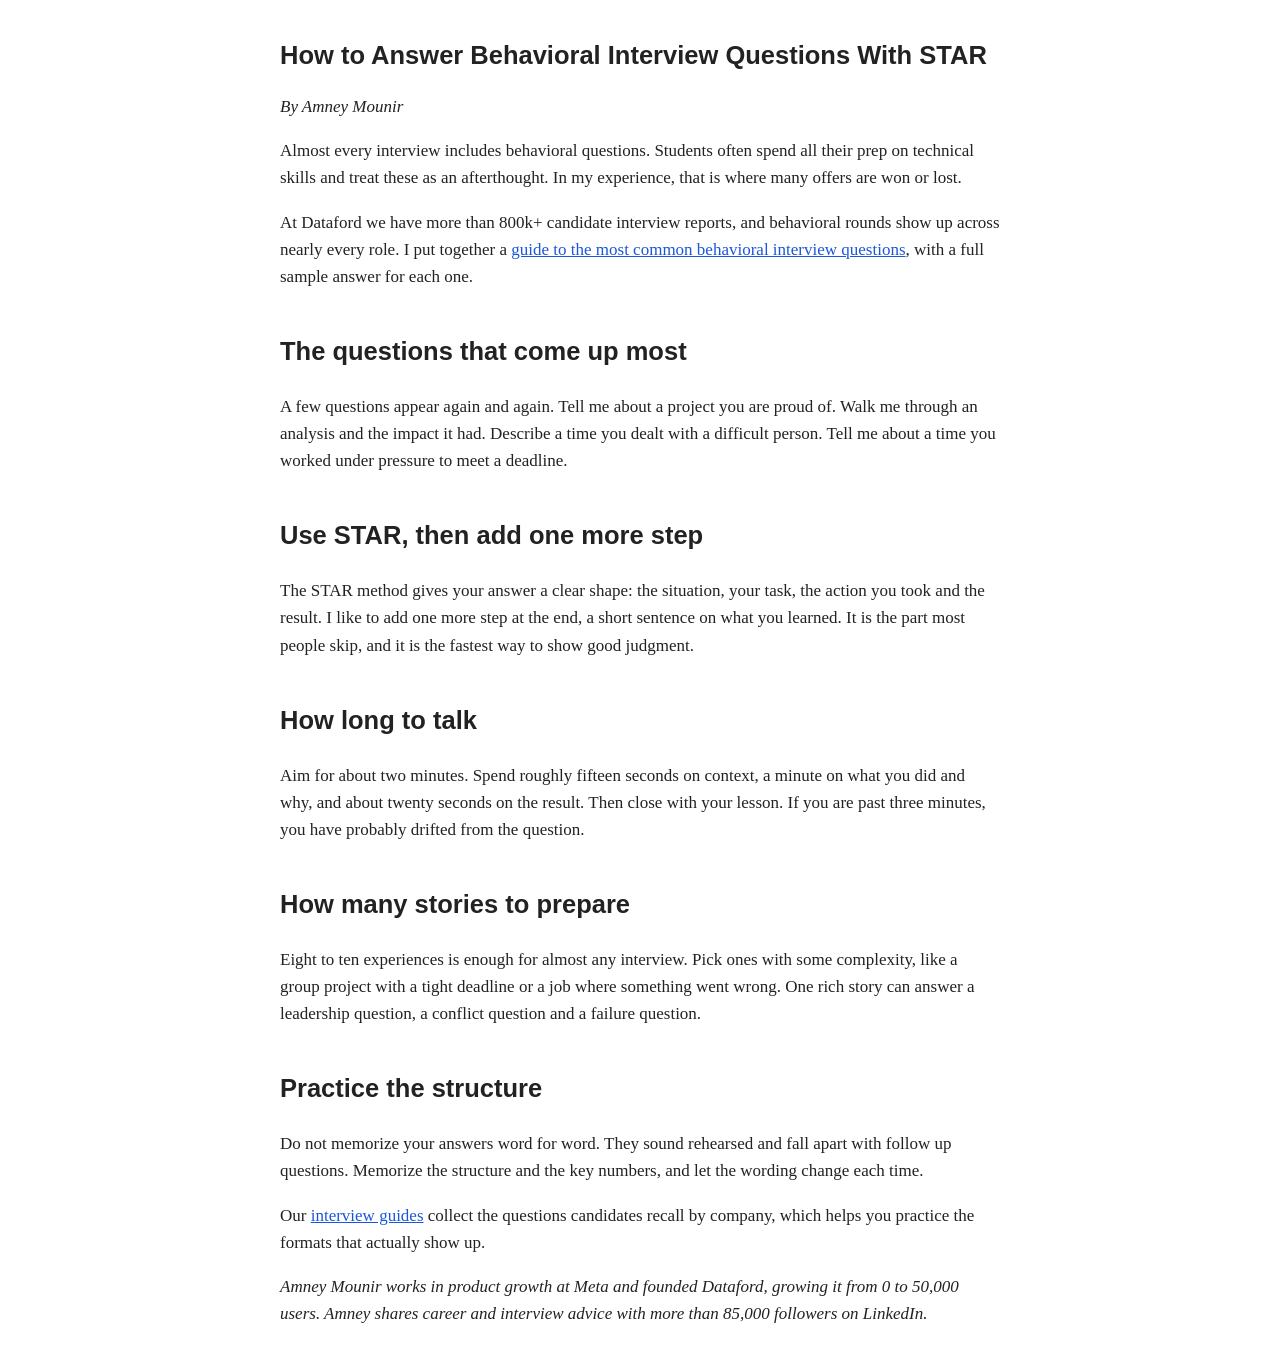
<file: behavioral-star-method/index.html>
<!doctype html><html lang="en"><head><meta charset="utf-8"><meta name="viewport" content="width=device-width,initial-scale=1"><title>How to Answer Behavioral Interview Questions With STAR</title><meta name="description" content="How to Answer Behavioral Interview Questions With STAR. Data from Dataford interview reports, by Amney Mounir."><meta name="author" content="Amney Mounir"><style>body{max-width:720px;margin:40px auto;padding:0 18px;font:17px/1.6 Georgia,serif;color:#222}h1{font-family:Arial,sans-serif;line-height:1.25}h2{font-family:Arial,sans-serif;margin-top:1.6em}a{color:#1a56db}</style></head><body><article><h1>How to Answer Behavioral Interview Questions With STAR</h1><p><em>By Amney Mounir</em></p><p>Almost every interview includes behavioral questions. Students often spend all their prep on technical skills and treat these as an afterthought. In my experience, that is where many offers are won or lost.</p>
<p>At Dataford we have more than 800k+ candidate interview reports, and behavioral rounds show up across nearly every role. I put together a <a href="https://dataford.io/blog/behavioral-interview-questions-and-answers">guide to the most common behavioral interview questions</a>, with a full sample answer for each one.</p>
<h2>The questions that come up most</h2>
<p>A few questions appear again and again. Tell me about a project you are proud of. Walk me through an analysis and the impact it had. Describe a time you dealt with a difficult person. Tell me about a time you worked under pressure to meet a deadline.</p>
<h2>Use STAR, then add one more step</h2>
<p>The STAR method gives your answer a clear shape: the situation, your task, the action you took and the result. I like to add one more step at the end, a short sentence on what you learned. It is the part most people skip, and it is the fastest way to show good judgment.</p>
<h2>How long to talk</h2>
<p>Aim for about two minutes. Spend roughly fifteen seconds on context, a minute on what you did and why, and about twenty seconds on the result. Then close with your lesson. If you are past three minutes, you have probably drifted from the question.</p>
<h2>How many stories to prepare</h2>
<p>Eight to ten experiences is enough for almost any interview. Pick ones with some complexity, like a group project with a tight deadline or a job where something went wrong. One rich story can answer a leadership question, a conflict question and a failure question.</p>
<h2>Practice the structure</h2>
<p>Do not memorize your answers word for word. They sound rehearsed and fall apart with follow up questions. Memorize the structure and the key numbers, and let the wording change each time.</p>
<p>Our <a href="https://dataford.io/interview-guides">interview guides</a> collect the questions candidates recall by company, which helps you practice the formats that actually show up.</p>
<p><em>Amney Mounir works in product growth at Meta and founded Dataford, growing it from 0 to 50,000 users. Amney shares career and interview advice with more than 85,000 followers on LinkedIn.</em></p></article></body></html>
</file>
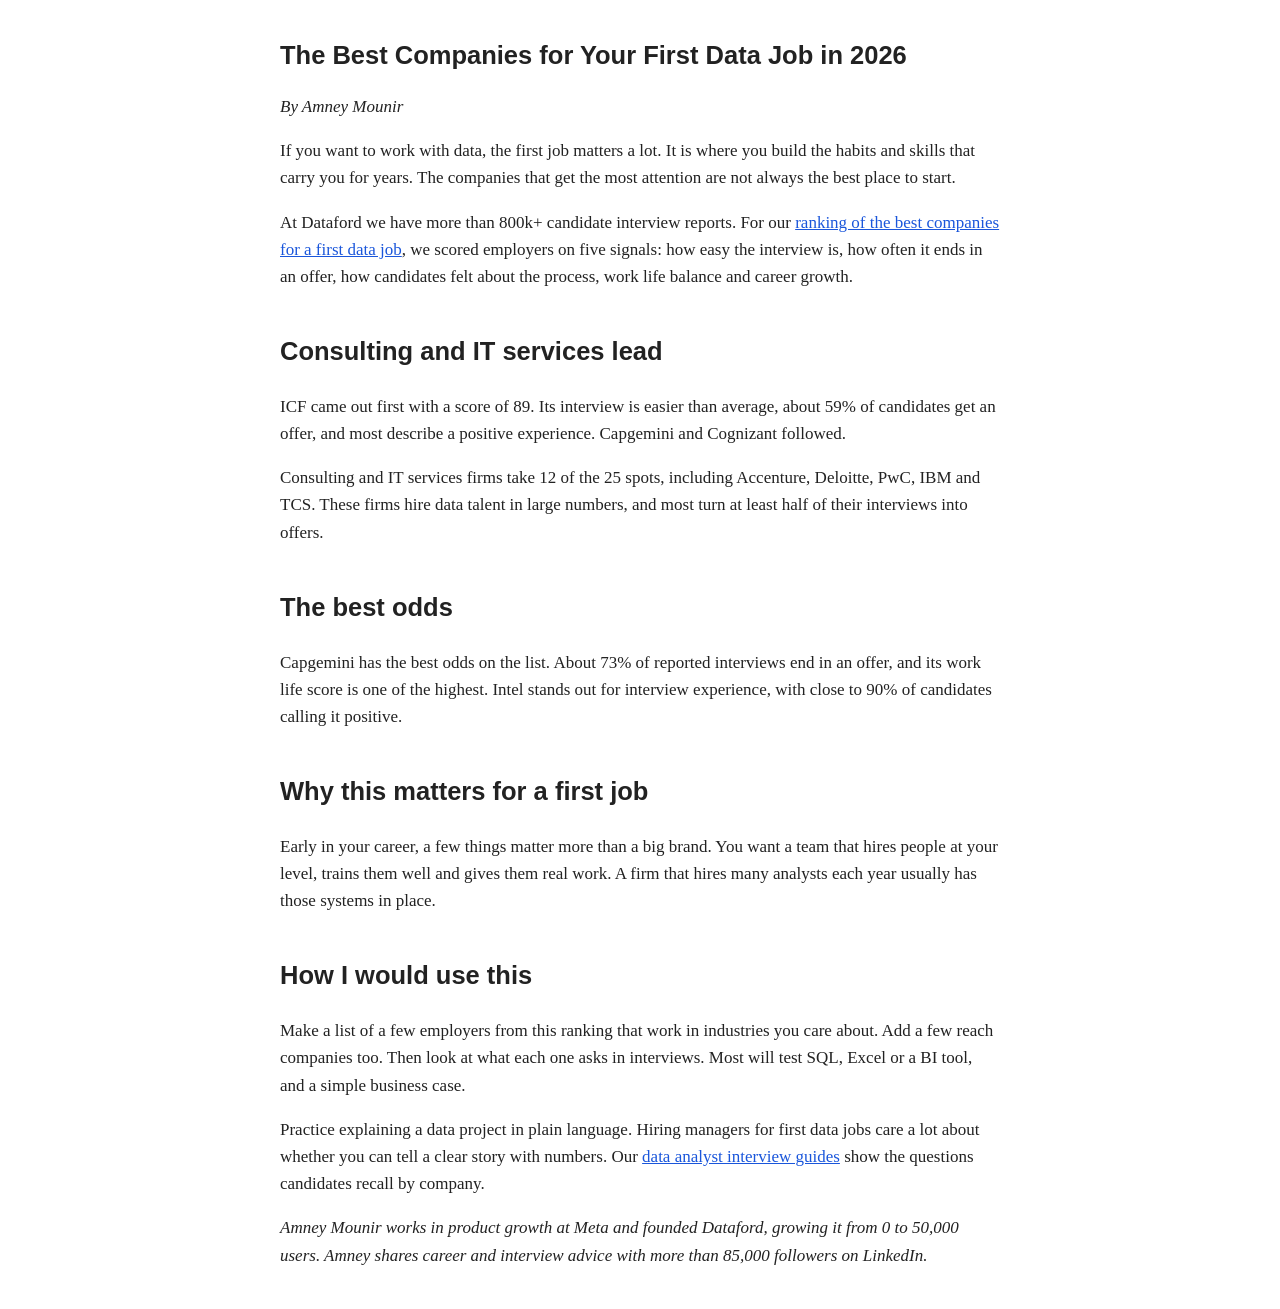
<file: first-data-job-2026/index.html>
<!doctype html><html lang="en"><head><meta charset="utf-8"><meta name="viewport" content="width=device-width,initial-scale=1"><title>The Best Companies for Your First Data Job in 2026</title><meta name="description" content="The Best Companies for Your First Data Job in 2026. Data from Dataford interview reports, by Amney Mounir."><meta name="author" content="Amney Mounir"><style>body{max-width:720px;margin:40px auto;padding:0 18px;font:17px/1.6 Georgia,serif;color:#222}h1{font-family:Arial,sans-serif;line-height:1.25}h2{font-family:Arial,sans-serif;margin-top:1.6em}a{color:#1a56db}</style></head><body><article><h1>The Best Companies for Your First Data Job in 2026</h1><p><em>By Amney Mounir</em></p><p>If you want to work with data, the first job matters a lot. It is where you build the habits and skills that carry you for years. The companies that get the most attention are not always the best place to start.</p>
<p>At Dataford we have more than 800k+ candidate interview reports. For our <a href="https://dataford.io/blog/best-companies-first-data-job-2026">ranking of the best companies for a first data job</a>, we scored employers on five signals: how easy the interview is, how often it ends in an offer, how candidates felt about the process, work life balance and career growth.</p>
<h2>Consulting and IT services lead</h2>
<p>ICF came out first with a score of 89. Its interview is easier than average, about 59% of candidates get an offer, and most describe a positive experience. Capgemini and Cognizant followed.</p>
<p>Consulting and IT services firms take 12 of the 25 spots, including Accenture, Deloitte, PwC, IBM and TCS. These firms hire data talent in large numbers, and most turn at least half of their interviews into offers.</p>
<h2>The best odds</h2>
<p>Capgemini has the best odds on the list. About 73% of reported interviews end in an offer, and its work life score is one of the highest. Intel stands out for interview experience, with close to 90% of candidates calling it positive.</p>
<h2>Why this matters for a first job</h2>
<p>Early in your career, a few things matter more than a big brand. You want a team that hires people at your level, trains them well and gives them real work. A firm that hires many analysts each year usually has those systems in place.</p>
<h2>How I would use this</h2>
<p>Make a list of a few employers from this ranking that work in industries you care about. Add a few reach companies too. Then look at what each one asks in interviews. Most will test SQL, Excel or a BI tool, and a simple business case.</p>
<p>Practice explaining a data project in plain language. Hiring managers for first data jobs care a lot about whether you can tell a clear story with numbers. Our <a href="https://dataford.io/roles/data-analyst">data analyst interview guides</a> show the questions candidates recall by company.</p>
<p><em>Amney Mounir works in product growth at Meta and founded Dataford, growing it from 0 to 50,000 users. Amney shares career and interview advice with more than 85,000 followers on LinkedIn.</em></p></article></body></html>
</file>
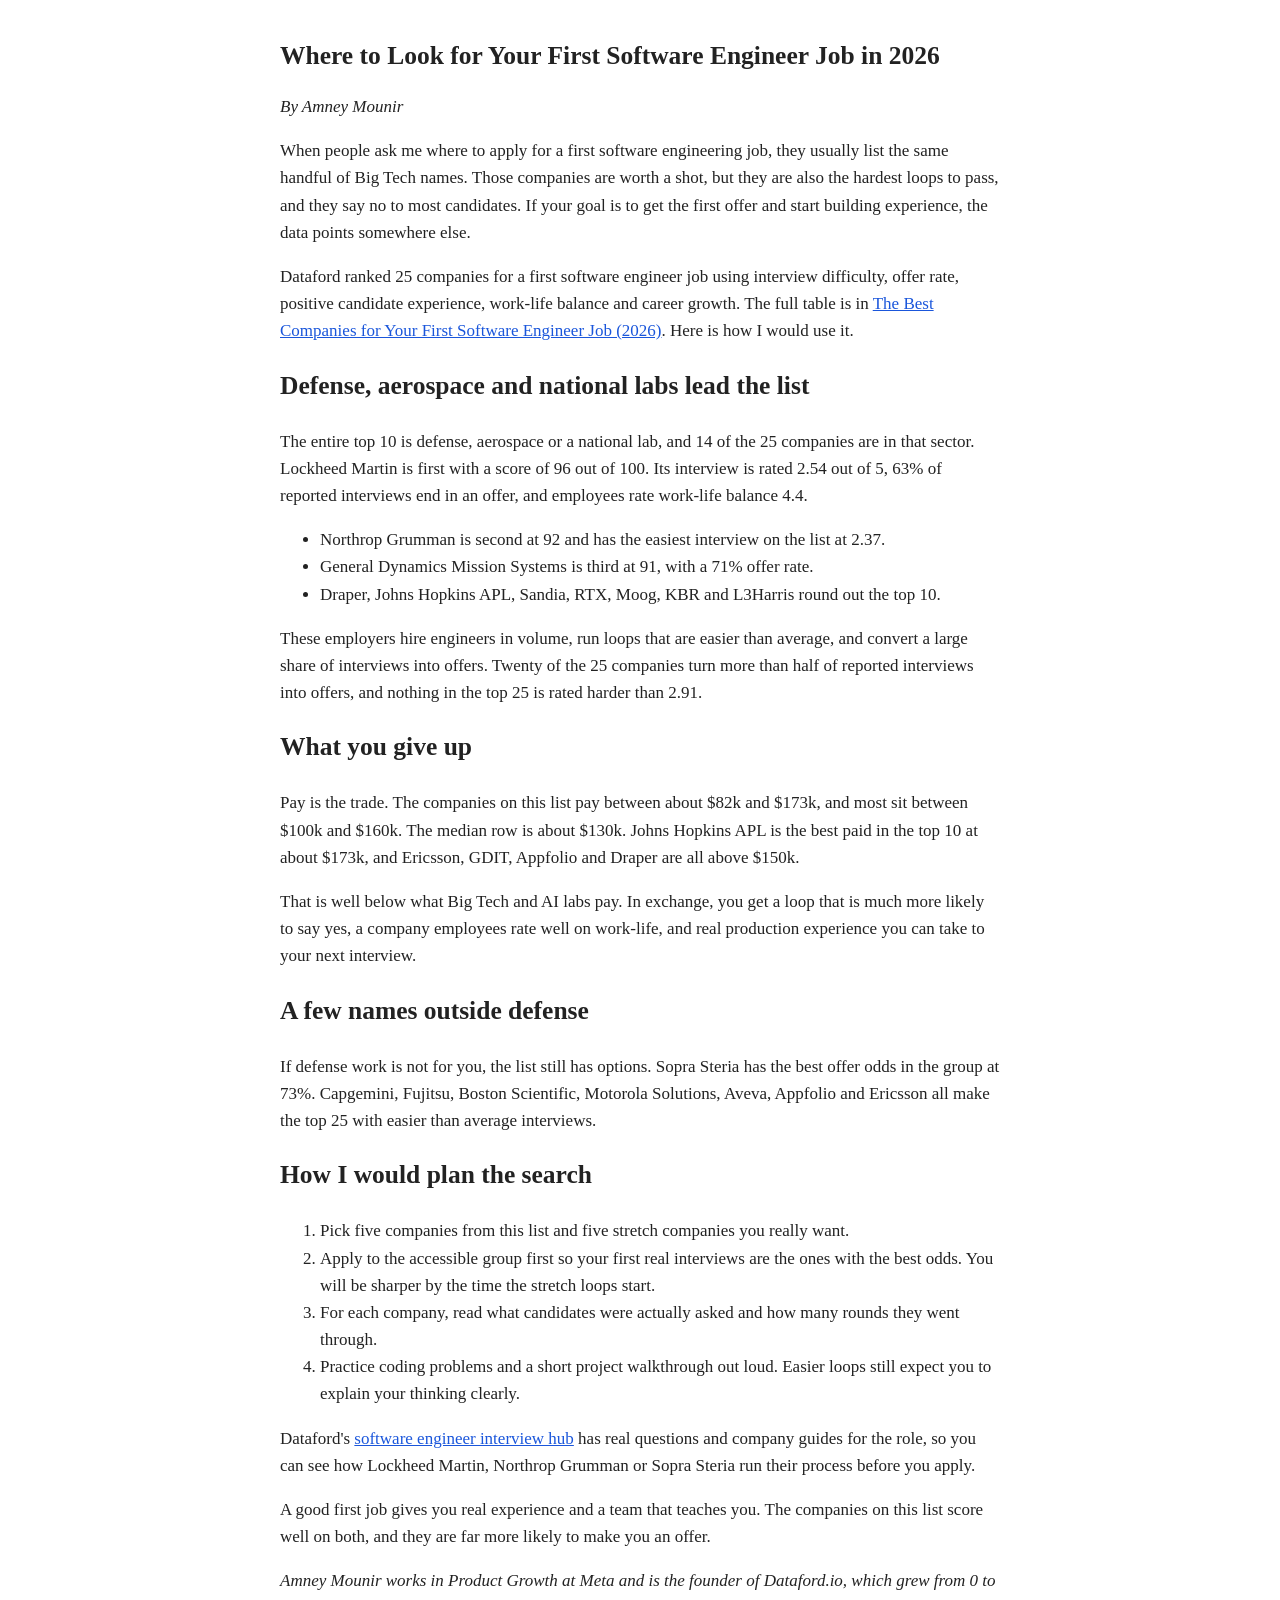
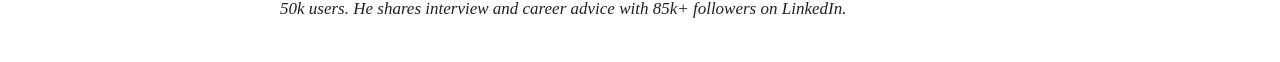
<file: first-software-engineer-job-companies-2026/index.html>
<!doctype html><html lang="en"><head><meta charset="utf-8"><meta name="viewport" content="width=device-width,initial-scale=1"><title>Where to Look for Your First Software Engineer Job in 2026</title><meta name="description" content="Where to Look for Your First Software Engineer Job in 2026, by Amney Mounir, founder of Dataford."><meta name="author" content="Amney Mounir"><meta name="robots" content="index,follow"><style>body{max-width:720px;margin:40px auto;padding:0 18px;font:17px/1.6 Georgia,serif;color:#222}a{color:#1a56db}h1{line-height:1.25}</style></head><body><article><h1>Where to Look for Your First Software Engineer Job in 2026</h1><p><em>By Amney Mounir</em></p>
<p>When people ask me where to apply for a first software engineering job, they usually list the same handful of Big Tech names. Those companies are worth a shot, but they are also the hardest loops to pass, and they say no to most candidates. If your goal is to get the first offer and start building experience, the data points somewhere else.</p>
<p>Dataford ranked 25 companies for a first software engineer job using interview difficulty, offer rate, positive candidate experience, work-life balance and career growth. The full table is in <a href="https://dataford.io/blog/best-companies-first-software-engineer-job-2026">The Best Companies for Your First Software Engineer Job (2026)</a>. Here is how I would use it.</p>
<h2>Defense, aerospace and national labs lead the list</h2>
<p>The entire top 10 is defense, aerospace or a national lab, and 14 of the 25 companies are in that sector. Lockheed Martin is first with a score of 96 out of 100. Its interview is rated 2.54 out of 5, 63% of reported interviews end in an offer, and employees rate work-life balance 4.4.</p>
<ul><li>Northrop Grumman is second at 92 and has the easiest interview on the list at 2.37.</li><li>General Dynamics Mission Systems is third at 91, with a 71% offer rate.</li><li>Draper, Johns Hopkins APL, Sandia, RTX, Moog, KBR and L3Harris round out the top 10.</li></ul>
<p>These employers hire engineers in volume, run loops that are easier than average, and convert a large share of interviews into offers. Twenty of the 25 companies turn more than half of reported interviews into offers, and nothing in the top 25 is rated harder than 2.91.</p>
<h2>What you give up</h2>
<p>Pay is the trade. The companies on this list pay between about $82k and $173k, and most sit between $100k and $160k. The median row is about $130k. Johns Hopkins APL is the best paid in the top 10 at about $173k, and Ericsson, GDIT, Appfolio and Draper are all above $150k.</p>
<p>That is well below what Big Tech and AI labs pay. In exchange, you get a loop that is much more likely to say yes, a company employees rate well on work-life, and real production experience you can take to your next interview.</p>
<h2>A few names outside defense</h2>
<p>If defense work is not for you, the list still has options. Sopra Steria has the best offer odds in the group at 73%. Capgemini, Fujitsu, Boston Scientific, Motorola Solutions, Aveva, Appfolio and Ericsson all make the top 25 with easier than average interviews.</p>
<h2>How I would plan the search</h2>
<ol><li>Pick five companies from this list and five stretch companies you really want.</li><li>Apply to the accessible group first so your first real interviews are the ones with the best odds. You will be sharper by the time the stretch loops start.</li><li>For each company, read what candidates were actually asked and how many rounds they went through.</li><li>Practice coding problems and a short project walkthrough out loud. Easier loops still expect you to explain your thinking clearly.</li></ol>
<p>Dataford's <a href="https://dataford.io/roles/software-engineer">software engineer interview hub</a> has real questions and company guides for the role, so you can see how Lockheed Martin, Northrop Grumman or Sopra Steria run their process before you apply.</p>
<p>A good first job gives you real experience and a team that teaches you. The companies on this list score well on both, and they are far more likely to make you an offer.</p>
<p><em>Amney Mounir works in Product Growth at Meta and is the founder of Dataford.io, which grew from 0 to 50k users. He shares interview and career advice with 85k+ followers on LinkedIn.</em></p></article></body></html>
</file>
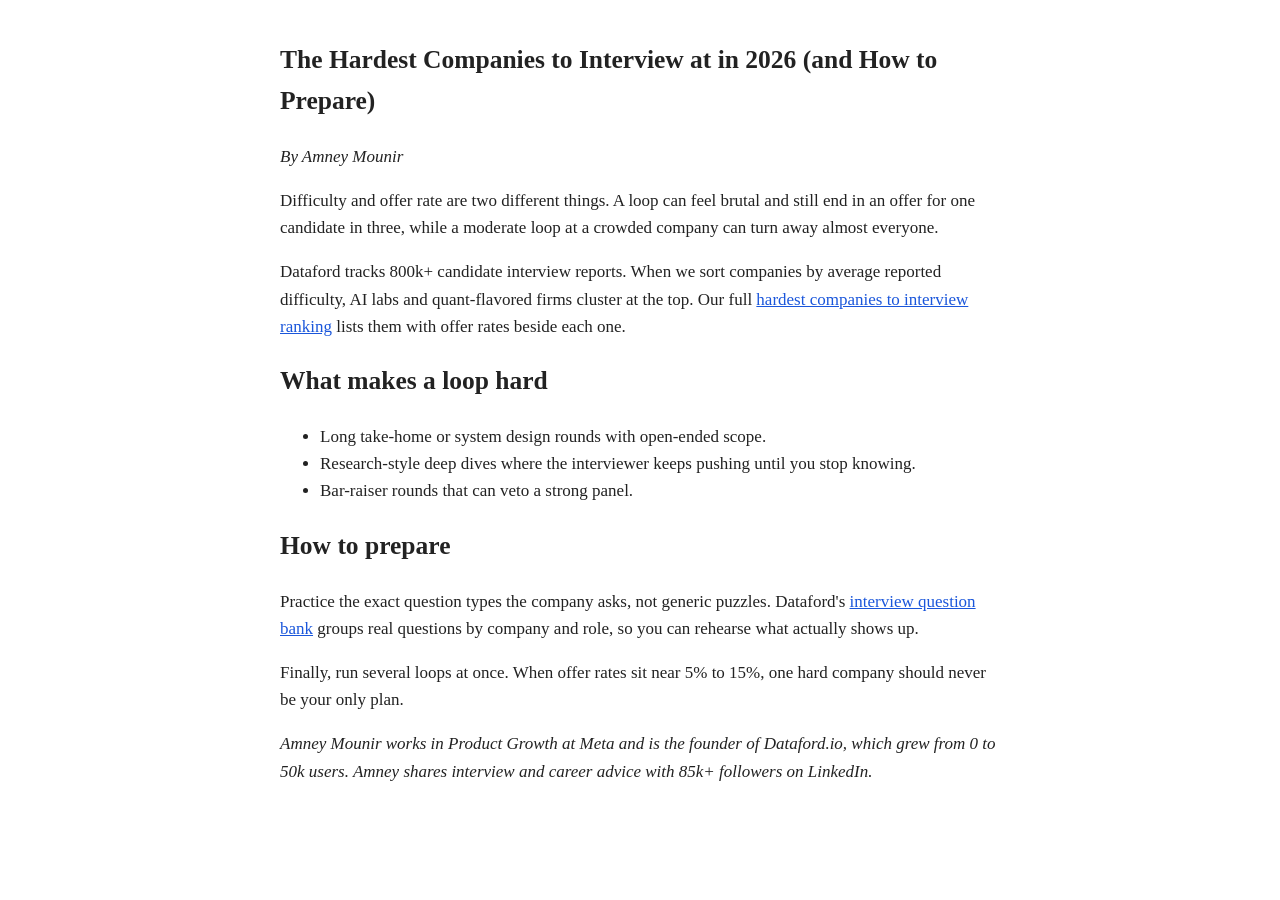
<file: hardest-companies-to-interview-2026/index.html>
<!doctype html><html lang="en"><head><meta charset="utf-8"><meta name="viewport" content="width=device-width,initial-scale=1"><title>The Hardest Companies to Interview at in 2026 (and How to Prepare)</title><meta name="author" content="Amney Mounir"><style>body{max-width:720px;margin:40px auto;padding:0 18px;font:17px/1.6 Georgia,serif;color:#222}a{color:#1a56db}</style></head><body><article><h1>The Hardest Companies to Interview at in 2026 (and How to Prepare)</h1><p><em>By Amney Mounir</em></p>
<p>Difficulty and offer rate are two different things. A loop can feel brutal and still end in an offer for one candidate in three, while a moderate loop at a crowded company can turn away almost everyone.</p>
<p>Dataford tracks 800k+ candidate interview reports. When we sort companies by average reported difficulty, AI labs and quant-flavored firms cluster at the top. Our full <a href="https://dataford.io/blog/hardest-companies-to-interview-2026">hardest companies to interview ranking</a> lists them with offer rates beside each one.</p>
<h2>What makes a loop hard</h2>
<ul><li>Long take-home or system design rounds with open-ended scope.</li><li>Research-style deep dives where the interviewer keeps pushing until you stop knowing.</li><li>Bar-raiser rounds that can veto a strong panel.</li></ul>
<h2>How to prepare</h2>
<p>Practice the exact question types the company asks, not generic puzzles. Dataford's <a href="https://dataford.io/questions">interview question bank</a> groups real questions by company and role, so you can rehearse what actually shows up.</p>
<p>Finally, run several loops at once. When offer rates sit near 5% to 15%, one hard company should never be your only plan.</p>
<p><em>Amney Mounir works in Product Growth at Meta and is the founder of Dataford.io, which grew from 0 to 50k users. Amney shares interview and career advice with 85k+ followers on LinkedIn.</em></p></article></body></html>
</file>
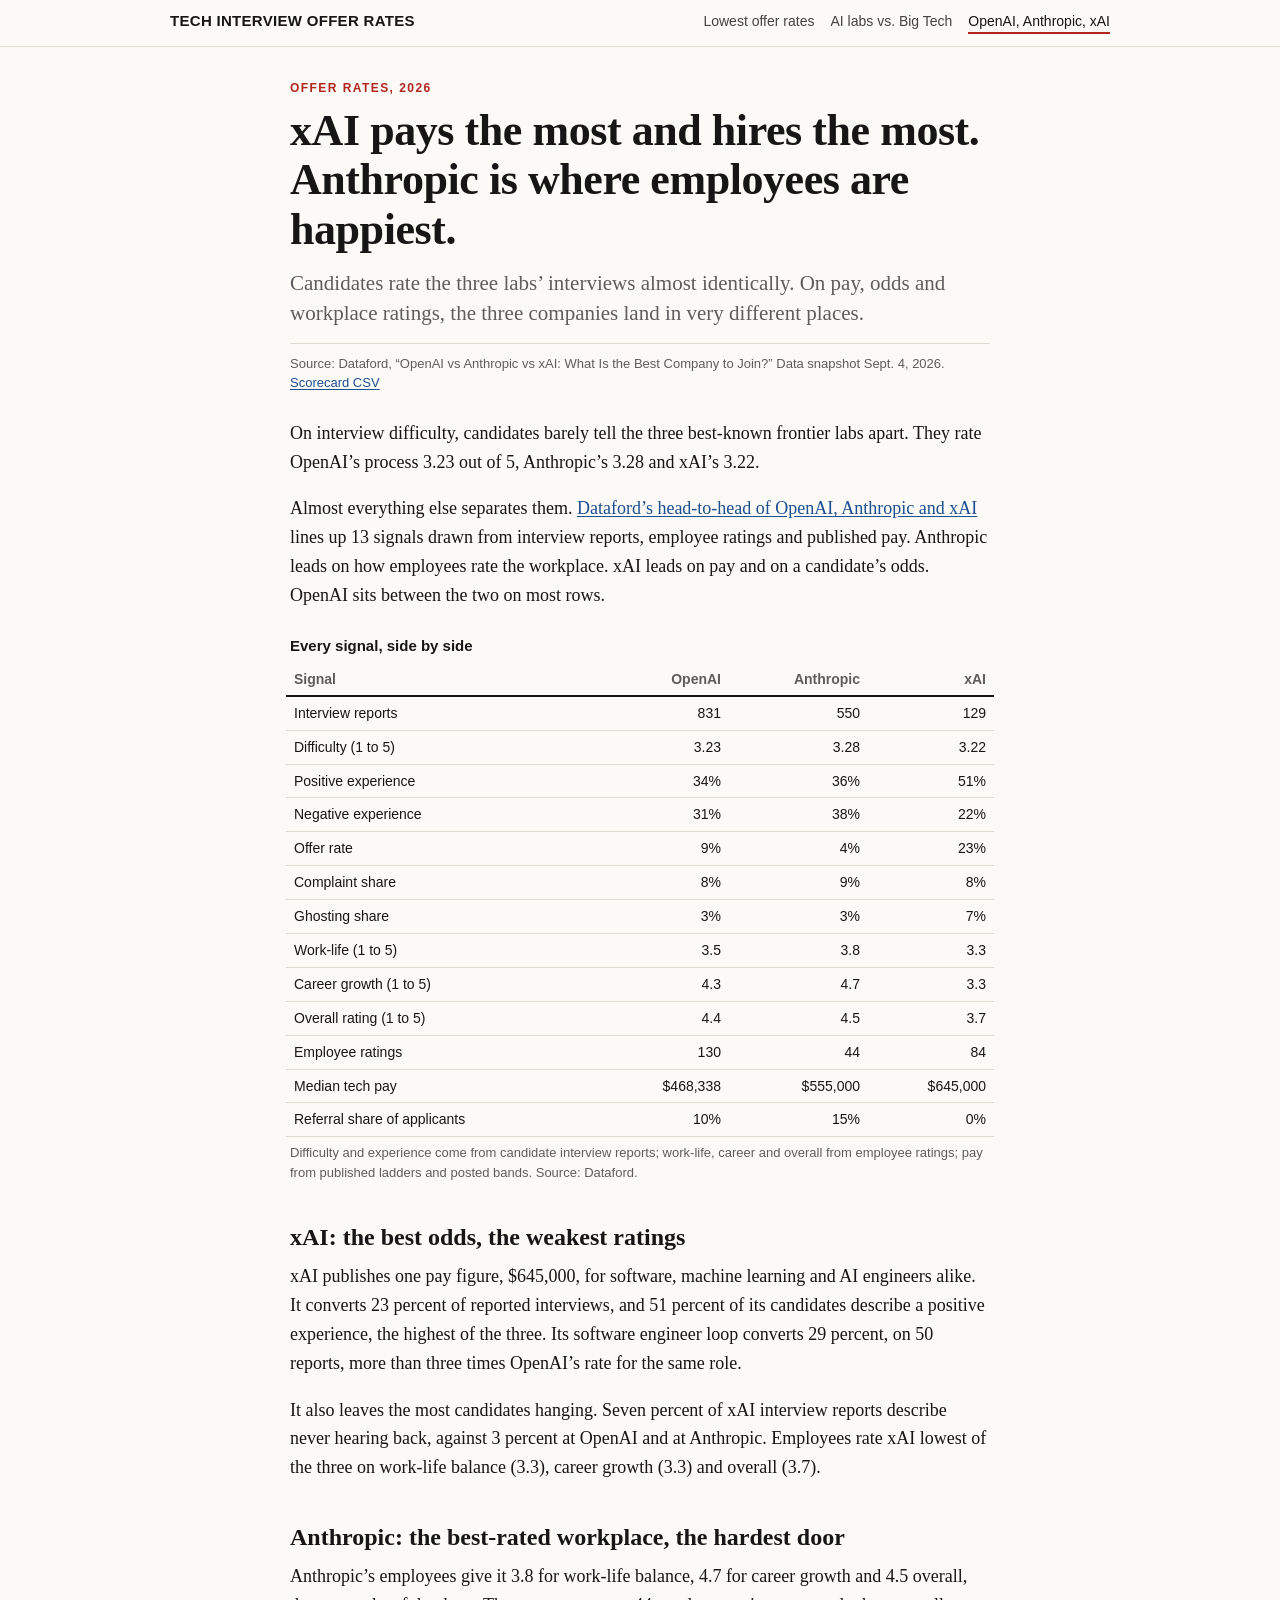
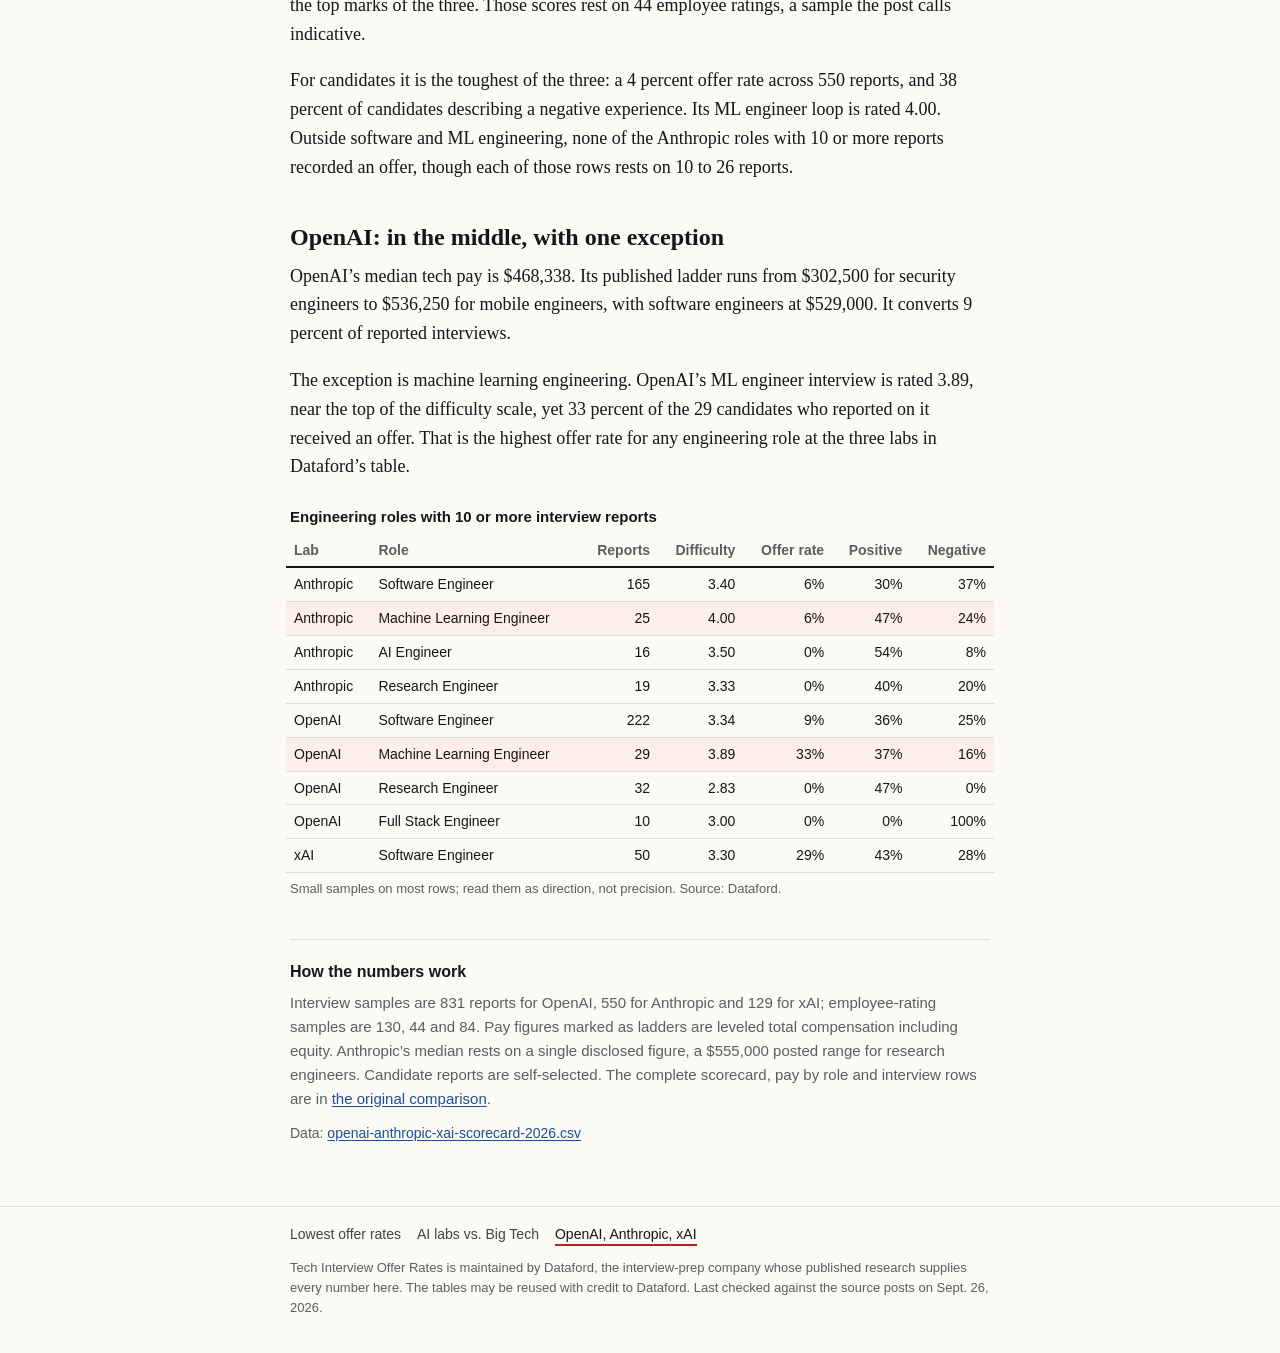
<file: openai-anthropic-xai/index.html>
<!doctype html>
<html lang="en">
<head>
<meta charset="utf-8">
<meta name="viewport" content="width=device-width, initial-scale=1">
<title>OpenAI vs. Anthropic vs. xAI: pay, offer rates and ratings compared</title>
<meta name="description" content="xAI pays most ($645,000 median) and converts 23% of interviews. Anthropic rates best with employees and converts 4%. A 13-signal scorecard from Dataford data.">
<link rel="canonical" href="https://dataford-research.github.io/interview-offer-rates/openai-anthropic-xai/">
<meta property="og:type" content="article">
<meta property="og:title" content="OpenAI vs. Anthropic vs. xAI: pay, offer rates and ratings compared">
<meta property="og:description" content="xAI pays most ($645,000 median) and converts 23% of interviews. Anthropic rates best with employees and converts 4%. A 13-signal scorecard from Dataford data.">
<meta property="og:url" content="https://dataford-research.github.io/interview-offer-rates/openai-anthropic-xai/">
<meta name="twitter:card" content="summary">
<link rel="stylesheet" href="../style.css">
</head>
<body>
<header class="masthead"><div class="wrap">
<a class="brand" href="../">Tech Interview Offer Rates</a>
<nav class="sitenav" aria-label="Pages on this site"><a href="../">Lowest offer rates</a><a href="../ai-labs-vs-big-tech/">AI labs vs. Big Tech</a><a href="../openai-anthropic-xai/" aria-current="page">OpenAI, Anthropic, xAI</a></nav>
</div></header>
<main class="wrap">
<article>
<p class="kicker">Offer rates, 2026</p>
<h1>xAI pays the most and hires the most. Anthropic is where employees are happiest.</h1>
<p class="dek">Candidates rate the three labs&rsquo; interviews almost identically. On pay, odds and workplace ratings, the three companies land in very different places.</p>
<p class="meta">Source: Dataford, &ldquo;OpenAI vs Anthropic vs xAI: What Is the Best Company to Join?&rdquo; Data snapshot Sept. 4, 2026. <a href="../data/openai-anthropic-xai-scorecard-2026.csv">Scorecard CSV</a></p>

<p>On interview difficulty, candidates barely tell the three best-known frontier labs apart. They rate OpenAI&rsquo;s process 3.23 out of 5, Anthropic&rsquo;s 3.28 and xAI&rsquo;s 3.22.</p>
<p>Almost everything else separates them. <a href="https://dataford.io/blog/openai-vs-anthropic-vs-xai-2026">Dataford&rsquo;s head-to-head of OpenAI, Anthropic and xAI</a> lines up 13 signals drawn from interview reports, employee ratings and published pay. Anthropic leads on how employees rate the workplace. xAI leads on pay and on a candidate&rsquo;s odds. OpenAI sits between the two on most rows.</p>
<div class="tablewrap "><table><caption>Every signal, side by side</caption><thead><tr><th scope="col" class="">Signal</th><th scope="col" class="n">OpenAI</th><th scope="col" class="n">Anthropic</th><th scope="col" class="n">xAI</th></tr></thead><tbody><tr><td class="">Interview reports</td><td class="n">831</td><td class="n">550</td><td class="n">129</td></tr><tr><td class="">Difficulty (1 to 5)</td><td class="n">3.23</td><td class="n">3.28</td><td class="n">3.22</td></tr><tr><td class="">Positive experience</td><td class="n">34%</td><td class="n">36%</td><td class="n">51%</td></tr><tr><td class="">Negative experience</td><td class="n">31%</td><td class="n">38%</td><td class="n">22%</td></tr><tr><td class="">Offer rate</td><td class="n">9%</td><td class="n">4%</td><td class="n">23%</td></tr><tr><td class="">Complaint share</td><td class="n">8%</td><td class="n">9%</td><td class="n">8%</td></tr><tr><td class="">Ghosting share</td><td class="n">3%</td><td class="n">3%</td><td class="n">7%</td></tr><tr><td class="">Work-life (1 to 5)</td><td class="n">3.5</td><td class="n">3.8</td><td class="n">3.3</td></tr><tr><td class="">Career growth (1 to 5)</td><td class="n">4.3</td><td class="n">4.7</td><td class="n">3.3</td></tr><tr><td class="">Overall rating (1 to 5)</td><td class="n">4.4</td><td class="n">4.5</td><td class="n">3.7</td></tr><tr><td class="">Employee ratings</td><td class="n">130</td><td class="n">44</td><td class="n">84</td></tr><tr><td class="">Median tech pay</td><td class="n">$468,338</td><td class="n">$555,000</td><td class="n">$645,000</td></tr><tr><td class="">Referral share of applicants</td><td class="n">10%</td><td class="n">15%</td><td class="n">0%</td></tr></tbody></table></div><p class="tnote">Difficulty and experience come from candidate interview reports; work-life, career and overall from employee ratings; pay from published ladders and posted bands. Source: Dataford.</p>
<h2>xAI: the best odds, the weakest ratings</h2>
<p>xAI publishes one pay figure, $645,000, for software, machine learning and AI engineers alike. It converts 23 percent of reported interviews, and 51 percent of its candidates describe a positive experience, the highest of the three. Its software engineer loop converts 29 percent, on 50 reports, more than three times OpenAI&rsquo;s rate for the same role.</p>
<p>It also leaves the most candidates hanging. Seven percent of xAI interview reports describe never hearing back, against 3 percent at OpenAI and at Anthropic. Employees rate xAI lowest of the three on work-life balance (3.3), career growth (3.3) and overall (3.7).</p>
<h2>Anthropic: the best-rated workplace, the hardest door</h2>
<p>Anthropic&rsquo;s employees give it 3.8 for work-life balance, 4.7 for career growth and 4.5 overall, the top marks of the three. Those scores rest on 44 employee ratings, a sample the post calls indicative.</p>
<p>For candidates it is the toughest of the three: a 4 percent offer rate across 550 reports, and 38 percent of candidates describing a negative experience. Its ML engineer loop is rated 4.00. Outside software and ML engineering, none of the Anthropic roles with 10 or more reports recorded an offer, though each of those rows rests on 10 to 26 reports.</p>
<h2>OpenAI: in the middle, with one exception</h2>
<p>OpenAI&rsquo;s median tech pay is $468,338. Its published ladder runs from $302,500 for security engineers to $536,250 for mobile engineers, with software engineers at $529,000. It converts 9 percent of reported interviews.</p>
<p>The exception is machine learning engineering. OpenAI&rsquo;s ML engineer interview is rated 3.89, near the top of the difficulty scale, yet 33 percent of the 29 candidates who reported on it received an offer. That is the highest offer rate for any engineering role at the three labs in Dataford&rsquo;s table.</p>
<div class="tablewrap "><table><caption>Engineering roles with 10 or more interview reports</caption><thead><tr><th scope="col" class="">Lab</th><th scope="col" class="">Role</th><th scope="col" class="n">Reports</th><th scope="col" class="n">Difficulty</th><th scope="col" class="n">Offer rate</th><th scope="col" class="n">Positive</th><th scope="col" class="n">Negative</th></tr></thead><tbody><tr><td class="">Anthropic</td><td class="">Software Engineer</td><td class="n">165</td><td class="n">3.40</td><td class="n">6%</td><td class="n">30%</td><td class="n">37%</td></tr><tr class="hl"><td class="">Anthropic</td><td class="">Machine Learning Engineer</td><td class="n">25</td><td class="n">4.00</td><td class="n">6%</td><td class="n">47%</td><td class="n">24%</td></tr><tr><td class="">Anthropic</td><td class="">AI Engineer</td><td class="n">16</td><td class="n">3.50</td><td class="n">0%</td><td class="n">54%</td><td class="n">8%</td></tr><tr><td class="">Anthropic</td><td class="">Research Engineer</td><td class="n">19</td><td class="n">3.33</td><td class="n">0%</td><td class="n">40%</td><td class="n">20%</td></tr><tr><td class="">OpenAI</td><td class="">Software Engineer</td><td class="n">222</td><td class="n">3.34</td><td class="n">9%</td><td class="n">36%</td><td class="n">25%</td></tr><tr class="hl"><td class="">OpenAI</td><td class="">Machine Learning Engineer</td><td class="n">29</td><td class="n">3.89</td><td class="n">33%</td><td class="n">37%</td><td class="n">16%</td></tr><tr><td class="">OpenAI</td><td class="">Research Engineer</td><td class="n">32</td><td class="n">2.83</td><td class="n">0%</td><td class="n">47%</td><td class="n">0%</td></tr><tr><td class="">OpenAI</td><td class="">Full Stack Engineer</td><td class="n">10</td><td class="n">3.00</td><td class="n">0%</td><td class="n">0%</td><td class="n">100%</td></tr><tr><td class="">xAI</td><td class="">Software Engineer</td><td class="n">50</td><td class="n">3.30</td><td class="n">29%</td><td class="n">43%</td><td class="n">28%</td></tr></tbody></table></div><p class="tnote">Small samples on most rows; read them as direction, not precision. Source: Dataford.</p>
<section class="method"><h2>How the numbers work</h2>
<p>Interview samples are 831 reports for OpenAI, 550 for Anthropic and 129 for xAI; employee-rating samples are 130, 44 and 84. Pay figures marked as ladders are leveled total compensation including equity. Anthropic&rsquo;s median rests on a single disclosed figure, a $555,000 posted range for research engineers. Candidate reports are self-selected. The complete scorecard, pay by role and interview rows are in <a href="https://dataford.io/blog/openai-vs-anthropic-vs-xai-2026">the original comparison</a>.</p>
<p class="dl">Data: <a href="../data/openai-anthropic-xai-scorecard-2026.csv">openai-anthropic-xai-scorecard-2026.csv</a></p></section>

</article>
</main>
<footer class="foot"><div class="wrap">
<nav class="footnav" aria-label="More on this site"><a href="../">Lowest offer rates</a><a href="../ai-labs-vs-big-tech/">AI labs vs. Big Tech</a><a href="../openai-anthropic-xai/" aria-current="page">OpenAI, Anthropic, xAI</a></nav>
<p>Tech Interview Offer Rates is maintained by Dataford, the interview-prep company whose published research supplies every number here. The tables may be reused with credit to Dataford. Last checked against the source posts on Sept. 26, 2026.</p>
</div></footer>

</body>
</html>
</file>
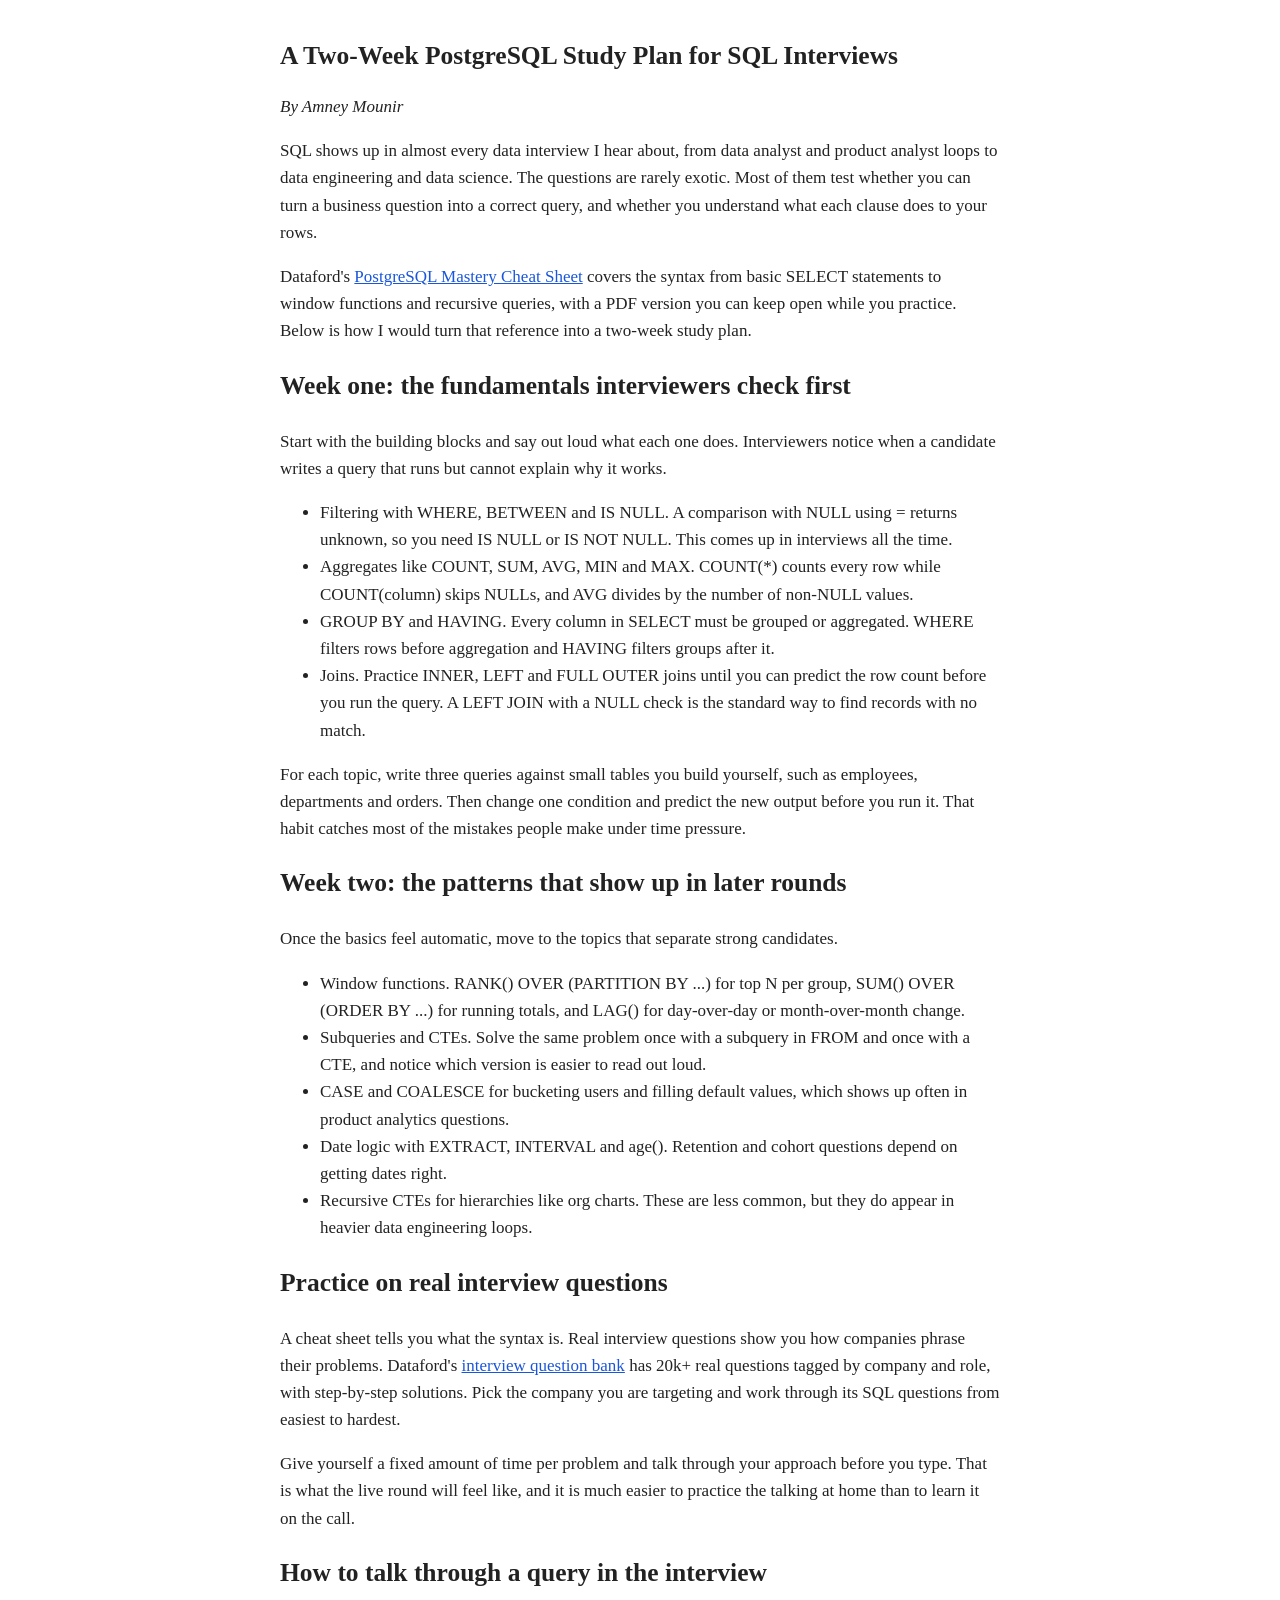
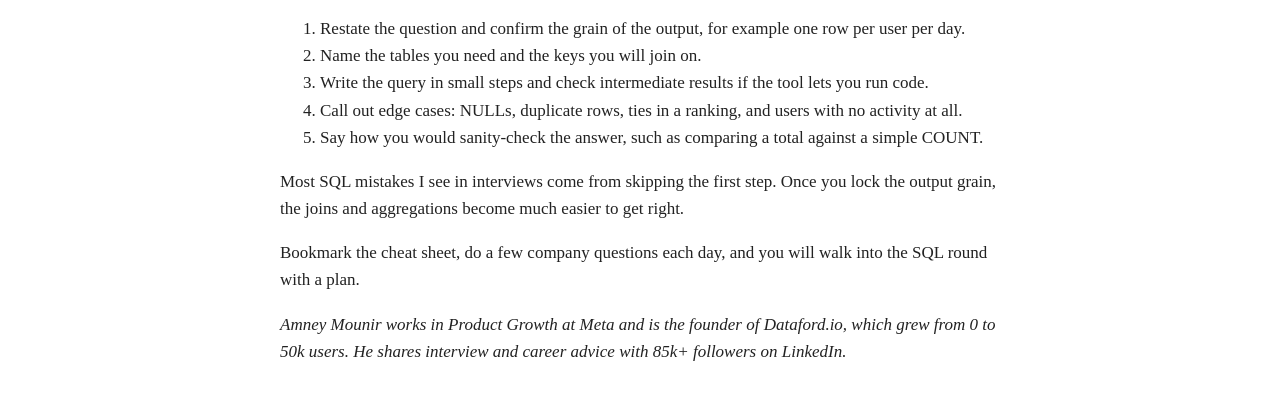
<file: postgresql-sql-interview-study-plan/index.html>
<!doctype html><html lang="en"><head><meta charset="utf-8"><meta name="viewport" content="width=device-width,initial-scale=1"><title>A Two-Week PostgreSQL Study Plan for SQL Interviews</title><meta name="description" content="A Two-Week PostgreSQL Study Plan for SQL Interviews, by Amney Mounir, founder of Dataford."><meta name="author" content="Amney Mounir"><meta name="robots" content="index,follow"><style>body{max-width:720px;margin:40px auto;padding:0 18px;font:17px/1.6 Georgia,serif;color:#222}a{color:#1a56db}h1{line-height:1.25}</style></head><body><article><h1>A Two-Week PostgreSQL Study Plan for SQL Interviews</h1><p><em>By Amney Mounir</em></p>
<p>SQL shows up in almost every data interview I hear about, from data analyst and product analyst loops to data engineering and data science. The questions are rarely exotic. Most of them test whether you can turn a business question into a correct query, and whether you understand what each clause does to your rows.</p>
<p>Dataford's <a href="https://dataford.io/blog/postgresql-cheat-sheet">PostgreSQL Mastery Cheat Sheet</a> covers the syntax from basic SELECT statements to window functions and recursive queries, with a PDF version you can keep open while you practice. Below is how I would turn that reference into a two-week study plan.</p>
<h2>Week one: the fundamentals interviewers check first</h2>
<p>Start with the building blocks and say out loud what each one does. Interviewers notice when a candidate writes a query that runs but cannot explain why it works.</p>
<ul><li>Filtering with WHERE, BETWEEN and IS NULL. A comparison with NULL using = returns unknown, so you need IS NULL or IS NOT NULL. This comes up in interviews all the time.</li><li>Aggregates like COUNT, SUM, AVG, MIN and MAX. COUNT(*) counts every row while COUNT(column) skips NULLs, and AVG divides by the number of non-NULL values.</li><li>GROUP BY and HAVING. Every column in SELECT must be grouped or aggregated. WHERE filters rows before aggregation and HAVING filters groups after it.</li><li>Joins. Practice INNER, LEFT and FULL OUTER joins until you can predict the row count before you run the query. A LEFT JOIN with a NULL check is the standard way to find records with no match.</li></ul>
<p>For each topic, write three queries against small tables you build yourself, such as employees, departments and orders. Then change one condition and predict the new output before you run it. That habit catches most of the mistakes people make under time pressure.</p>
<h2>Week two: the patterns that show up in later rounds</h2>
<p>Once the basics feel automatic, move to the topics that separate strong candidates.</p>
<ul><li>Window functions. RANK() OVER (PARTITION BY ...) for top N per group, SUM() OVER (ORDER BY ...) for running totals, and LAG() for day-over-day or month-over-month change.</li><li>Subqueries and CTEs. Solve the same problem once with a subquery in FROM and once with a CTE, and notice which version is easier to read out loud.</li><li>CASE and COALESCE for bucketing users and filling default values, which shows up often in product analytics questions.</li><li>Date logic with EXTRACT, INTERVAL and age(). Retention and cohort questions depend on getting dates right.</li><li>Recursive CTEs for hierarchies like org charts. These are less common, but they do appear in heavier data engineering loops.</li></ul>
<h2>Practice on real interview questions</h2>
<p>A cheat sheet tells you what the syntax is. Real interview questions show you how companies phrase their problems. Dataford's <a href="https://dataford.io/questions">interview question bank</a> has 20k+ real questions tagged by company and role, with step-by-step solutions. Pick the company you are targeting and work through its SQL questions from easiest to hardest.</p>
<p>Give yourself a fixed amount of time per problem and talk through your approach before you type. That is what the live round will feel like, and it is much easier to practice the talking at home than to learn it on the call.</p>
<h2>How to talk through a query in the interview</h2>
<ol><li>Restate the question and confirm the grain of the output, for example one row per user per day.</li><li>Name the tables you need and the keys you will join on.</li><li>Write the query in small steps and check intermediate results if the tool lets you run code.</li><li>Call out edge cases: NULLs, duplicate rows, ties in a ranking, and users with no activity at all.</li><li>Say how you would sanity-check the answer, such as comparing a total against a simple COUNT.</li></ol>
<p>Most SQL mistakes I see in interviews come from skipping the first step. Once you lock the output grain, the joins and aggregations become much easier to get right.</p>
<p>Bookmark the cheat sheet, do a few company questions each day, and you will walk into the SQL round with a plan.</p>
<p><em>Amney Mounir works in Product Growth at Meta and is the founder of Dataford.io, which grew from 0 to 50k users. He shares interview and career advice with 85k+ followers on LinkedIn.</em></p></article></body></html>
</file>
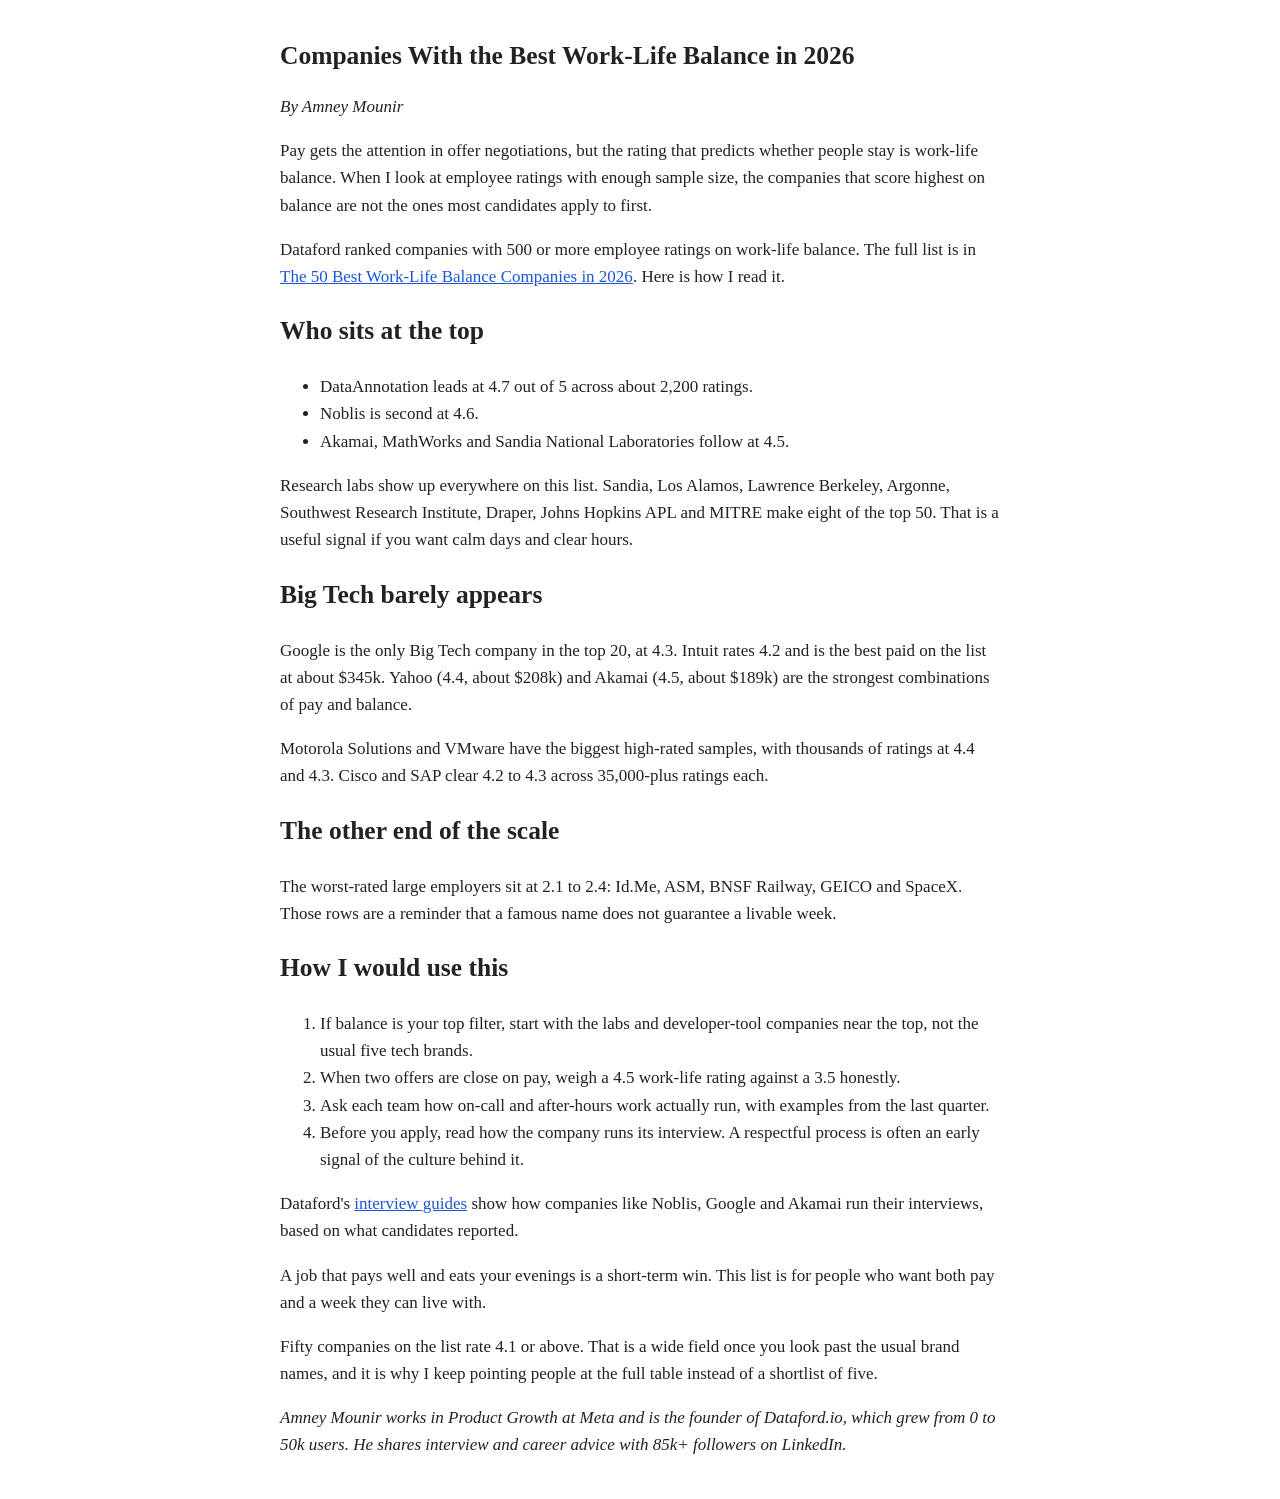
<file: work-life-balance-companies-2026/index.html>
<!doctype html><html lang="en"><head><meta charset="utf-8"><meta name="viewport" content="width=device-width,initial-scale=1"><title>Companies With the Best Work-Life Balance in 2026</title><meta name="description" content="Companies With the Best Work-Life Balance in 2026, by Amney Mounir, founder of Dataford."><meta name="author" content="Amney Mounir"><meta name="robots" content="index,follow"><style>body{max-width:720px;margin:40px auto;padding:0 18px;font:17px/1.6 Georgia,serif;color:#222}a{color:#1a56db}h1{line-height:1.25}</style></head><body><article><h1>Companies With the Best Work-Life Balance in 2026</h1><p><em>By Amney Mounir</em></p>
<p>Pay gets the attention in offer negotiations, but the rating that predicts whether people stay is work-life balance. When I look at employee ratings with enough sample size, the companies that score highest on balance are not the ones most candidates apply to first.</p>
<p>Dataford ranked companies with 500 or more employee ratings on work-life balance. The full list is in <a href="https://dataford.io/blog/best-work-life-balance-companies-2026">The 50 Best Work-Life Balance Companies in 2026</a>. Here is how I read it.</p>
<h2>Who sits at the top</h2>
<ul><li>DataAnnotation leads at 4.7 out of 5 across about 2,200 ratings.</li><li>Noblis is second at 4.6.</li><li>Akamai, MathWorks and Sandia National Laboratories follow at 4.5.</li></ul>
<p>Research labs show up everywhere on this list. Sandia, Los Alamos, Lawrence Berkeley, Argonne, Southwest Research Institute, Draper, Johns Hopkins APL and MITRE make eight of the top 50. That is a useful signal if you want calm days and clear hours.</p>
<h2>Big Tech barely appears</h2>
<p>Google is the only Big Tech company in the top 20, at 4.3. Intuit rates 4.2 and is the best paid on the list at about $345k. Yahoo (4.4, about $208k) and Akamai (4.5, about $189k) are the strongest combinations of pay and balance.</p>
<p>Motorola Solutions and VMware have the biggest high-rated samples, with thousands of ratings at 4.4 and 4.3. Cisco and SAP clear 4.2 to 4.3 across 35,000-plus ratings each.</p>
<h2>The other end of the scale</h2>
<p>The worst-rated large employers sit at 2.1 to 2.4: Id.Me, ASM, BNSF Railway, GEICO and SpaceX. Those rows are a reminder that a famous name does not guarantee a livable week.</p>
<h2>How I would use this</h2>
<ol><li>If balance is your top filter, start with the labs and developer-tool companies near the top, not the usual five tech brands.</li><li>When two offers are close on pay, weigh a 4.5 work-life rating against a 3.5 honestly.</li><li>Ask each team how on-call and after-hours work actually run, with examples from the last quarter.</li><li>Before you apply, read how the company runs its interview. A respectful process is often an early signal of the culture behind it.</li></ol>
<p>Dataford's <a href="https://dataford.io/interview-guides">interview guides</a> show how companies like Noblis, Google and Akamai run their interviews, based on what candidates reported.</p>
<p>A job that pays well and eats your evenings is a short-term win. This list is for people who want both pay and a week they can live with.</p>
<p>Fifty companies on the list rate 4.1 or above. That is a wide field once you look past the usual brand names, and it is why I keep pointing people at the full table instead of a shortlist of five.</p>
<p><em>Amney Mounir works in Product Growth at Meta and is the founder of Dataford.io, which grew from 0 to 50k users. He shares interview and career advice with 85k+ followers on LinkedIn.</em></p></article></body></html>
</file>
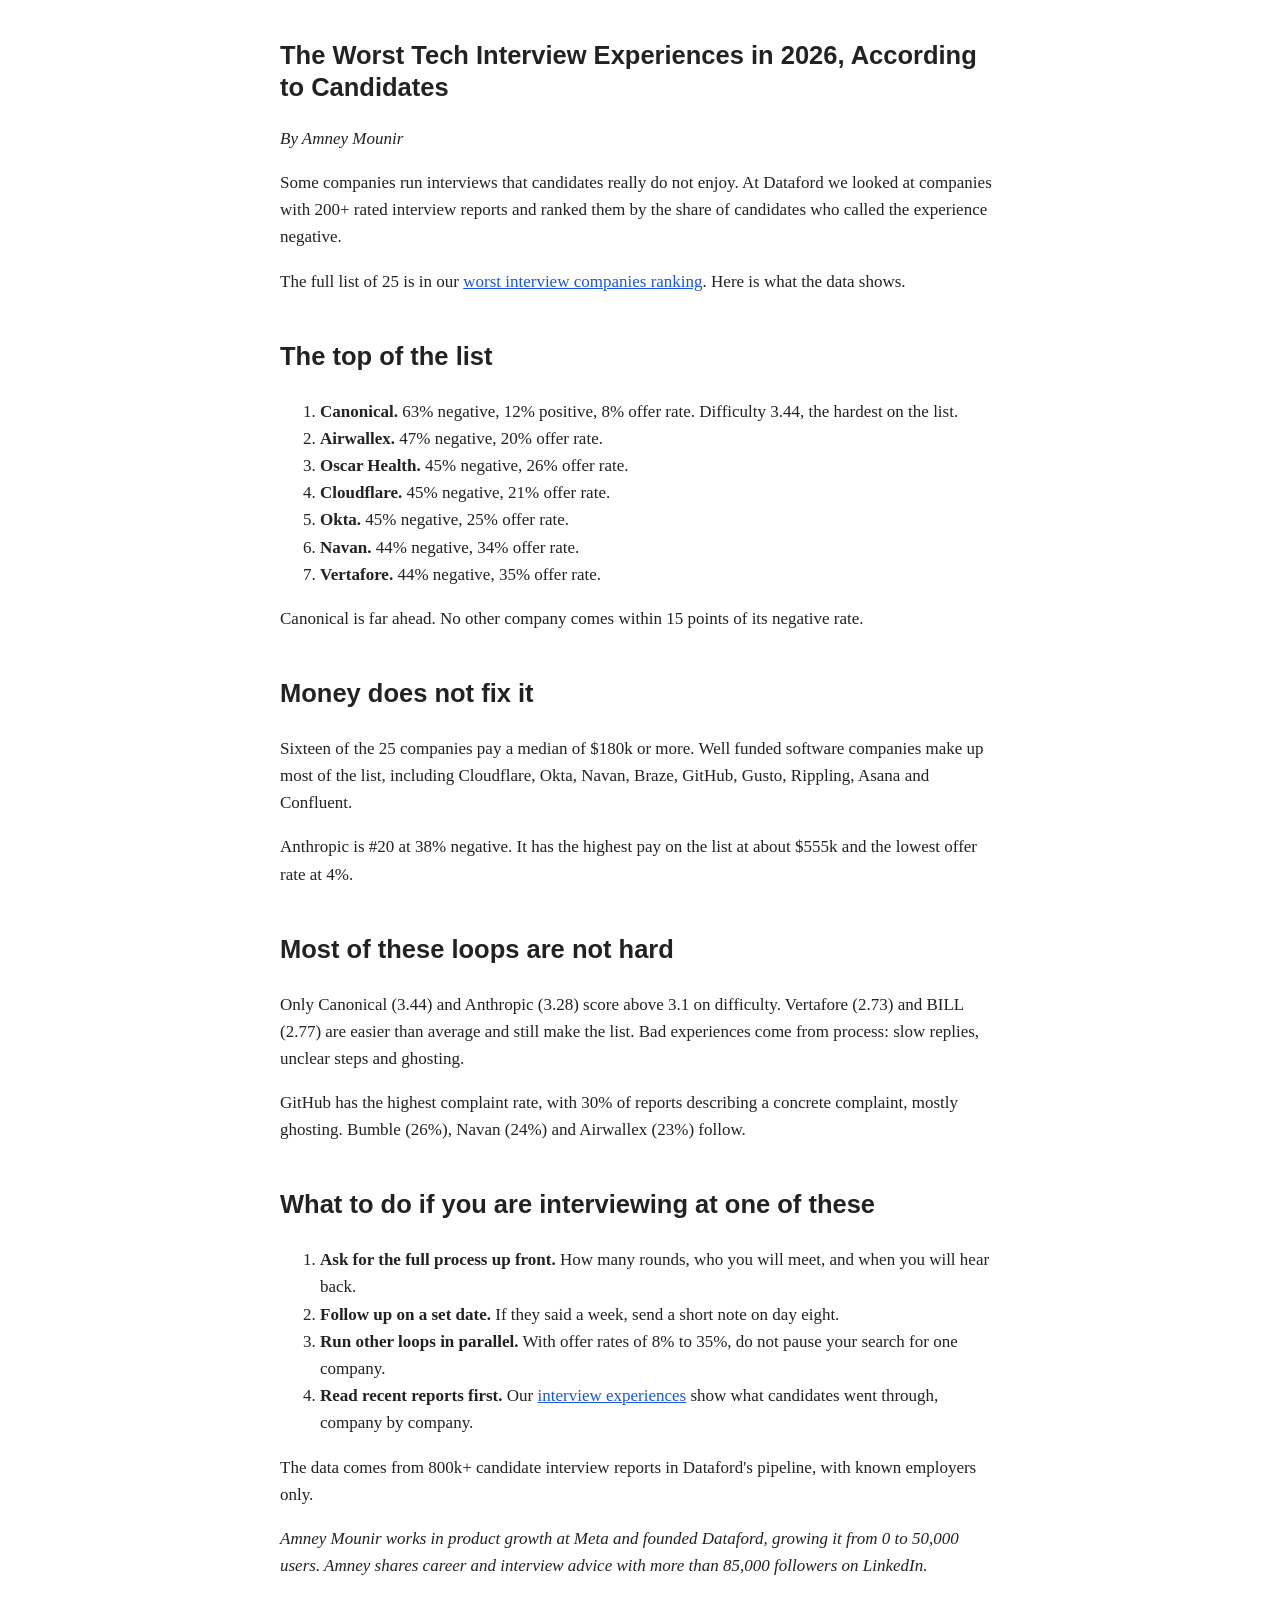
<file: worst-interview-experiences-2026/index.html>
<!doctype html><html lang="en"><head><meta charset="utf-8"><meta name="viewport" content="width=device-width,initial-scale=1"><title>The Worst Tech Interview Experiences in 2026, According to Candidates</title><meta name="description" content="The Worst Tech Interview Experiences in 2026, According to Candidates. Data from Dataford interview reports, by Amney Mounir."><meta name="author" content="Amney Mounir"><style>body{max-width:720px;margin:40px auto;padding:0 18px;font:17px/1.6 Georgia,serif;color:#222}h1{font-family:Arial,sans-serif;line-height:1.25}h2{font-family:Arial,sans-serif;margin-top:1.6em}a{color:#1a56db}</style></head><body><article><h1>The Worst Tech Interview Experiences in 2026, According to Candidates</h1><p><em>By Amney Mounir</em></p><p>Some companies run interviews that candidates really do not enjoy. At Dataford we looked at companies with 200+ rated interview reports and ranked them by the share of candidates who called the experience negative.</p>
<p>The full list of 25 is in our <a href="https://dataford.io/blog/worst-interview-companies-2026">worst interview companies ranking</a>. Here is what the data shows.</p>
<h2>The top of the list</h2>
<ol>
<li><strong>Canonical.</strong> 63% negative, 12% positive, 8% offer rate. Difficulty 3.44, the hardest on the list.</li>
<li><strong>Airwallex.</strong> 47% negative, 20% offer rate.</li>
<li><strong>Oscar Health.</strong> 45% negative, 26% offer rate.</li>
<li><strong>Cloudflare.</strong> 45% negative, 21% offer rate.</li>
<li><strong>Okta.</strong> 45% negative, 25% offer rate.</li>
<li><strong>Navan.</strong> 44% negative, 34% offer rate.</li>
<li><strong>Vertafore.</strong> 44% negative, 35% offer rate.</li>
</ol>
<p>Canonical is far ahead. No other company comes within 15 points of its negative rate.</p>
<h2>Money does not fix it</h2>
<p>Sixteen of the 25 companies pay a median of $180k or more. Well funded software companies make up most of the list, including Cloudflare, Okta, Navan, Braze, GitHub, Gusto, Rippling, Asana and Confluent.</p>
<p>Anthropic is #20 at 38% negative. It has the highest pay on the list at about $555k and the lowest offer rate at 4%.</p>
<h2>Most of these loops are not hard</h2>
<p>Only Canonical (3.44) and Anthropic (3.28) score above 3.1 on difficulty. Vertafore (2.73) and BILL (2.77) are easier than average and still make the list. Bad experiences come from process: slow replies, unclear steps and ghosting.</p>
<p>GitHub has the highest complaint rate, with 30% of reports describing a concrete complaint, mostly ghosting. Bumble (26%), Navan (24%) and Airwallex (23%) follow.</p>
<h2>What to do if you are interviewing at one of these</h2>
<ol>
<li><strong>Ask for the full process up front.</strong> How many rounds, who you will meet, and when you will hear back.</li>
<li><strong>Follow up on a set date.</strong> If they said a week, send a short note on day eight.</li>
<li><strong>Run other loops in parallel.</strong> With offer rates of 8% to 35%, do not pause your search for one company.</li>
<li><strong>Read recent reports first.</strong> Our <a href="https://dataford.io/interview-experiences">interview experiences</a> show what candidates went through, company by company.</li>
</ol>
<p>The data comes from 800k+ candidate interview reports in Dataford's pipeline, with known employers only.</p>
<p><em>Amney Mounir works in product growth at Meta and founded Dataford, growing it from 0 to 50,000 users. Amney shares career and interview advice with more than 85,000 followers on LinkedIn.</em></p></article></body></html>
</file>
<file: style.css>
:root{--bg:#fbfaf7;--ink:#161616;--muted:#5d5d5d;--rule:#dedbd2;--link:#1d4f91;--accent:#b3261e;--mast:#fbfaf7;--mastink:#161616;--hl:#fcefe9;--track:#ece9e1;--barc:#8b8b8b;
--serif:Georgia,"Times New Roman",serif;--display:Georgia,"Times New Roman",serif;--sans:"Helvetica Neue",Helvetica,Arial,sans-serif;--brandcase:uppercase}
*{box-sizing:border-box}
html{-webkit-text-size-adjust:100%}
body{margin:0;background:var(--bg);color:var(--ink);font:18px/1.6 var(--serif);}
.wrap{max-width:740px;margin:0 auto;padding:0 20px}
a{color:var(--link);text-underline-offset:2px}
.masthead{border-bottom:1px solid var(--rule);background:var(--mast);}
.masthead .wrap{display:flex;flex-wrap:wrap;align-items:baseline;justify-content:space-between;gap:6px 18px;padding-top:12px;padding-bottom:12px;max-width:980px}
.brand{font:700 15px/1.2 var(--sans);letter-spacing:.02em;color:var(--mastink);text-decoration:none;text-transform:var(--brandcase)}
.sitenav,.footnav{display:flex;flex-wrap:wrap;gap:4px 16px;font:500 14px/1.4 var(--sans)}
.sitenav a,.footnav a{color:var(--mastink);text-decoration:none;opacity:.8}
.sitenav a[aria-current],.footnav a[aria-current]{opacity:1;border-bottom:2px solid var(--accent)}
article{padding:34px 0 20px}
.kicker{font:700 12px/1.3 var(--sans);letter-spacing:.12em;text-transform:uppercase;color:var(--accent);margin:0 0 10px}
h1{font:700 clamp(30px,5.4vw,44px)/1.12 var(--display);letter-spacing:-.01em;margin:0 0 14px}
.dek{font:400 21px/1.45 var(--serif);color:var(--muted);margin:0 0 14px}
.meta{font:13px/1.5 var(--sans);color:var(--muted);border-top:1px solid var(--rule);padding-top:10px;margin:0 0 26px}
h2{font:700 24px/1.25 var(--display);margin:40px 0 10px}
p{margin:0 0 18px}
.tablewrap{overflow-x:auto;margin:26px -4px 6px;-webkit-overflow-scrolling:touch}
table{border-collapse:collapse;width:100%;font:14px/1.35 var(--sans);font-variant-numeric:tabular-nums}
caption{text-align:left;font:700 15px/1.35 var(--sans);padding:0 4px 8px;color:var(--ink)}
th{text-align:left;font-weight:600;color:var(--muted);border-bottom:2px solid var(--ink);padding:6px 8px;white-space:nowrap;vertical-align:bottom}
td{border-bottom:1px solid var(--rule);padding:7px 8px;vertical-align:top}
th.n,td.n{text-align:right}
tr.hl td{background:var(--hl)}
.sortable th{cursor:pointer}
.sortable th:after{content:" \2195";opacity:.35;font-size:11px}
.sortable th[data-dir=asc]:after{content:" \2191";opacity:1}
.sortable th[data-dir=desc]:after{content:" \2193";opacity:1}
.tnote{font:13px/1.5 var(--sans);color:var(--muted);margin:6px 0 26px}
figure{margin:26px 0}
.bars .charttitle{font:700 15px/1.35 var(--sans);margin:0 0 10px}
.bar{display:grid;grid-template-columns:minmax(110px,34%) 1fr 64px;gap:10px;align-items:center;font:14px/1.3 var(--sans);margin:5px 0}
.bt{background:var(--track);height:16px;border-radius:2px;overflow:hidden}
.bf{display:block;height:100%;background:var(--barc)}
.bar.on .bf{background:var(--accent)}
.bar.on .bl{font-weight:700}
.bv{text-align:right;font-variant-numeric:tabular-nums}
.pull{font:600 20px/1.45 var(--display);border-left:3px solid var(--accent);padding:2px 0 2px 16px;margin:26px 0}
.method{font:15px/1.6 var(--sans);color:var(--muted);border-top:1px solid var(--rule);margin-top:40px;padding-top:12px}
.method h2{font:700 16px/1.3 var(--sans);color:var(--ink);margin:10px 0 8px}
.method p{margin:0 0 12px}
.dl{font:14px/1.5 var(--sans)}
.controls{font:14px/1.4 var(--sans);margin:20px 0 -10px}
.controls input{font:inherit;padding:7px 10px;border:1px solid var(--rule);border-radius:3px;width:min(100%,320px);background:var(--bg);color:var(--ink)}
.foot{border-top:1px solid var(--rule);padding:18px 0 34px;margin-top:30px;font:13px/1.55 var(--sans);color:var(--muted)}
.foot p{margin:12px 0 0}
@media (max-width:560px){body{font-size:17px}.dek{font-size:19px}.bar{grid-template-columns:minmax(90px,38%) 1fr 54px;font-size:13px}table{font-size:13px}}
.pull .src{display:block;font:13px/1.4 var(--sans);color:var(--muted);margin-top:6px}
</file>
